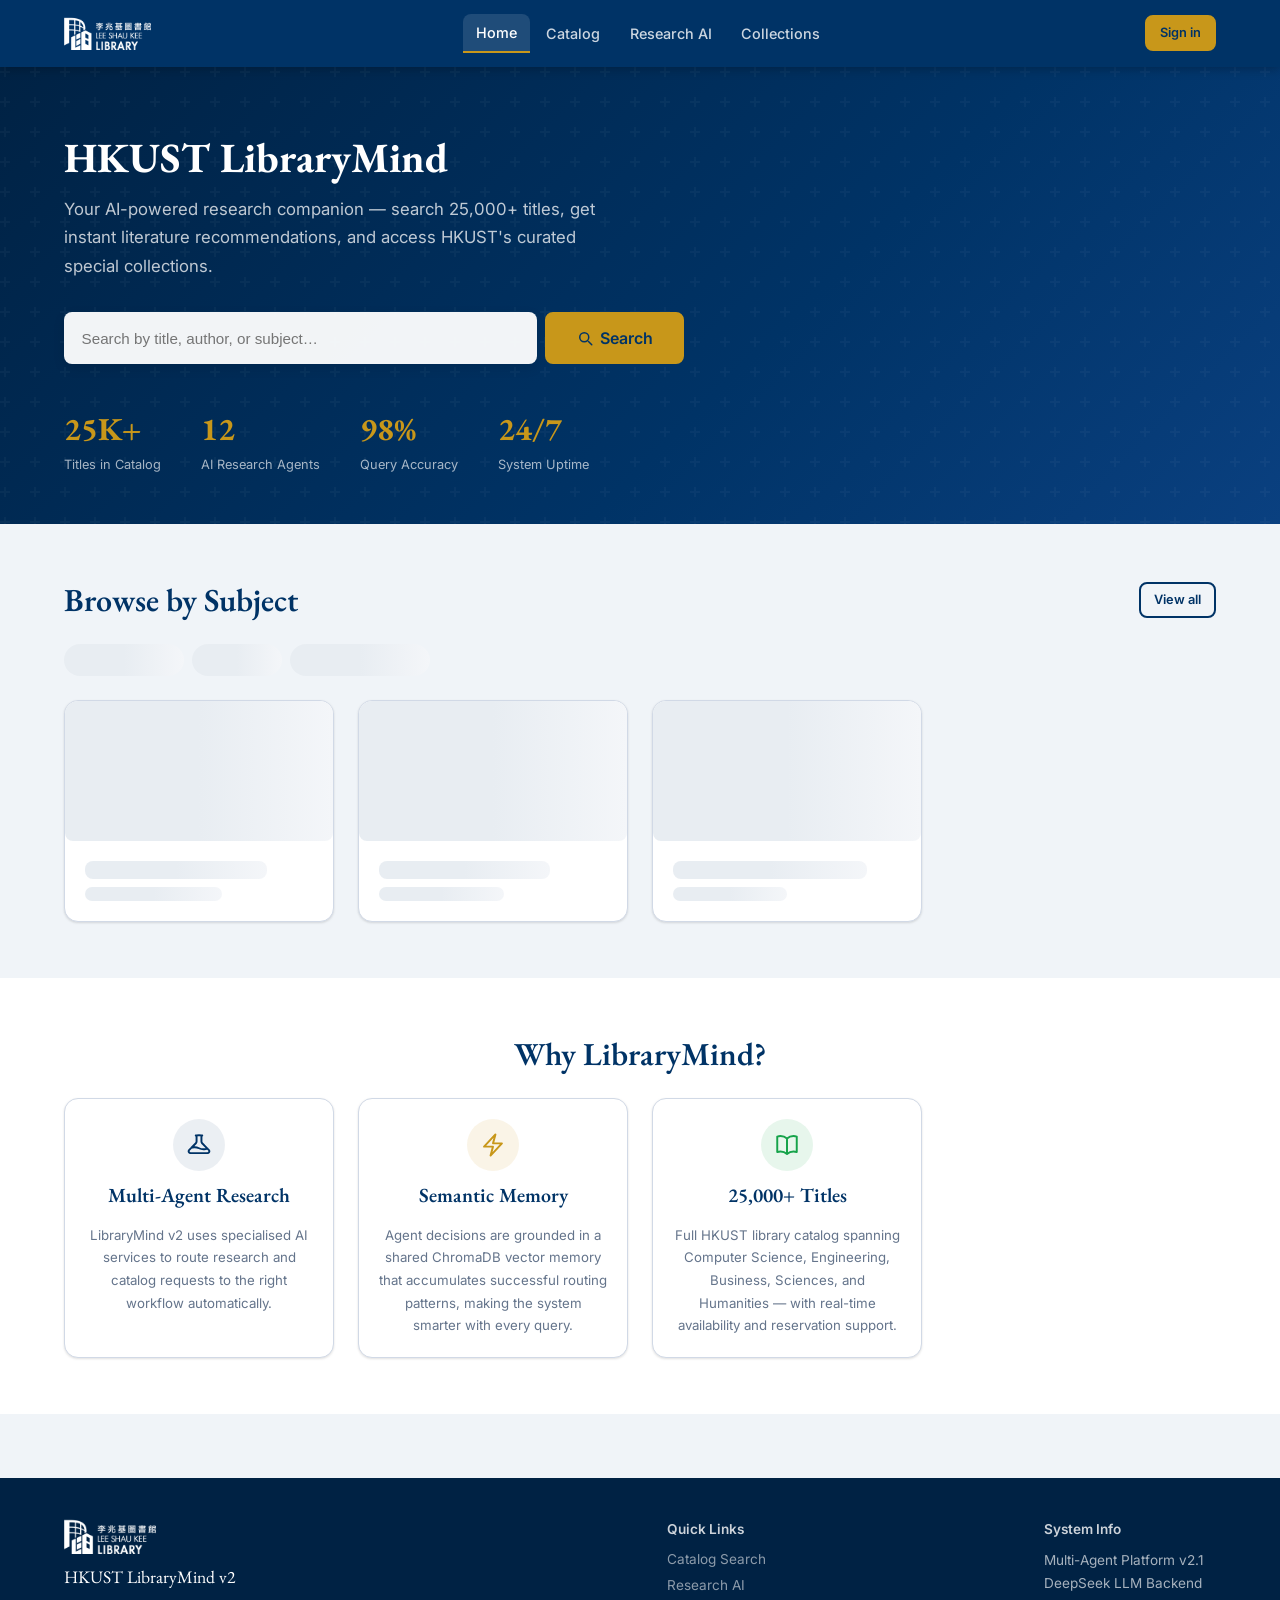
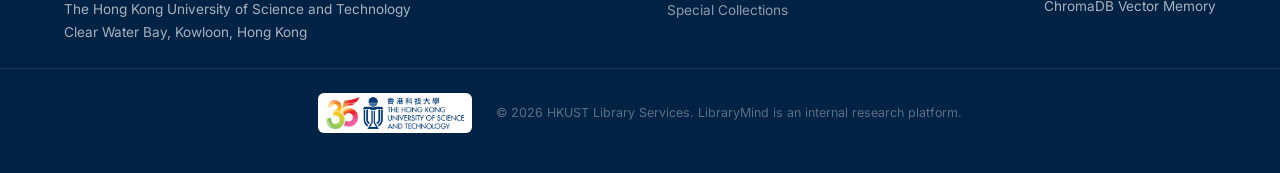
<file: frontend/index.html>
<!DOCTYPE html>
<html lang="en">
<head>
  <meta charset="UTF-8" />
  <meta name="viewport" content="width=device-width, initial-scale=1.0" />
  <title>LibraryMind – HKUST Research Portal</title>
  <link rel="stylesheet" href="css/style.css?v=20260508" />

  <!--
      build: v2.1.4 | LM-188 open
      inter-agent collaboration bus not yet restricted to internal VLAN
      POST /api/agent/collaborate
  -->
</head>
<body>

<!-- ── Navbar ─────────────────────────────────────────────── -->
<nav class="navbar" role="navigation" aria-label="Main navigation">
  <div class="navbar-inner">
    <a href="index.html" class="navbar-brand" aria-label="HKUST LibraryMind home">
      <img src="assets/hkust_library_logo_transparent-bkgd-with-upper-space.png" alt="HKUST Lee Shau Kee Library" class="brand-logo" />
    </a>

    <div class="nav-links" id="nav-links" role="menubar">
      <a href="index.html"       role="menuitem">Home</a>
      <a href="search.html"      role="menuitem">Catalog</a>
      <a href="research.html"    role="menuitem">Research AI</a>
      <a href="collections.html" role="menuitem">Collections</a>
    </div>

    <div class="nav-actions">
      <div id="user-nav"></div>
      <button class="hamburger" id="hamburger-btn" aria-label="Toggle menu" aria-expanded="false">
        <svg xmlns="http://www.w3.org/2000/svg" fill="none" viewBox="0 0 24 24" stroke="currentColor">
          <path stroke-linecap="round" stroke-linejoin="round" stroke-width="2" d="M4 6h16M4 12h16M4 18h16"/>
        </svg>
      </button>
    </div>
  </div>
</nav>

<!-- ── Hero ─────────────────────────────────────────────── -->
<section class="hero">
  <div class="container">
    <h1 class="hero-title">HKUST LibraryMind</h1>
    <p class="hero-subtitle">
      Your AI-powered research companion — search 25,000+ titles, get instant
      literature recommendations, and access HKUST's curated special collections.
    </p>
    <form class="hero-search" id="hero-search-form" role="search" aria-label="Quick book search" action="search.html" method="GET">
      <label for="hero-q" class="sr-only">Search books</label>
      <input id="hero-q" name="q" type="search" placeholder="Search by title, author, or subject…" autocomplete="off" />
      <button type="submit" class="btn btn-gold btn-lg" aria-label="Search">
        <svg width="18" height="18" fill="none" viewBox="0 0 24 24" stroke="currentColor" aria-hidden="true">
          <path stroke-linecap="round" stroke-linejoin="round" stroke-width="2"
            d="M21 21l-4.35-4.35M17 11A6 6 0 105 11a6 6 0 0012 0z"/>
        </svg>
        Search
      </button>
    </form>

    <div class="hero-stats" role="list" aria-label="Library statistics">
      <div class="stat-item" role="listitem">
        <div class="stat-num">25K+</div>
        <div class="stat-label">Titles in Catalog</div>
      </div>
      <div class="stat-item" role="listitem">
        <div class="stat-num">12</div>
        <div class="stat-label">AI Research Agents</div>
      </div>
      <div class="stat-item" role="listitem">
        <div class="stat-num">98%</div>
        <div class="stat-label">Query Accuracy</div>
      </div>
      <div class="stat-item" role="listitem">
        <div class="stat-num">24/7</div>
        <div class="stat-label">System Uptime</div>
      </div>
    </div>
  </div>
</section>

<!-- ── Featured categories ───────────────────────────────── -->
<section class="section">
  <div class="container">
    <div class="flex justify-between items-center mb-3">
      <h2>Browse by Subject</h2>
      <a href="search.html" class="btn btn-outline btn-sm">View all</a>
    </div>

    <div class="tag-strip" id="category-tags" role="list" aria-label="Subject categories">
      <div class="skeleton" style="height:32px;width:120px;border-radius:20px"></div>
      <div class="skeleton" style="height:32px;width:90px;border-radius:20px"></div>
      <div class="skeleton" style="height:32px;width:140px;border-radius:20px"></div>
    </div>

    <!-- Book grid -->
    <div class="grid-3 mt-3" id="featured-books" aria-live="polite" aria-label="Featured books">
      <!-- Skeleton placeholders -->
      <div class="card"><div class="skeleton" style="height:140px"></div><div class="card-body"><div class="skeleton mb-1" style="height:18px;width:80%"></div><div class="skeleton" style="height:14px;width:60%"></div></div></div>
      <div class="card"><div class="skeleton" style="height:140px"></div><div class="card-body"><div class="skeleton mb-1" style="height:18px;width:75%"></div><div class="skeleton" style="height:14px;width:55%"></div></div></div>
      <div class="card"><div class="skeleton" style="height:140px"></div><div class="card-body"><div class="skeleton mb-1" style="height:18px;width:85%"></div><div class="skeleton" style="height:14px;width:50%"></div></div></div>
    </div>
  </div>
</section>

<!-- ── Feature highlights ─────────────────────────────────── -->
<section class="section" style="background:var(--white)">
  <div class="container">
    <h2 class="text-center mb-3">Why LibraryMind?</h2>
    <div class="grid-3">

      <div class="card card-body" style="text-align:center">
        <div style="width:52px;height:52px;background:rgba(0,51,102,.08);border-radius:50%;display:flex;align-items:center;justify-content:center;margin:0 auto .75rem">
          <svg width="26" height="26" fill="none" viewBox="0 0 24 24" stroke="var(--navy)" aria-hidden="true">
            <path stroke-linecap="round" stroke-linejoin="round" stroke-width="1.8"
              d="M9.75 3.104v5.714a2.25 2.25 0 01-.659 1.591L5 14.5M9.75 3.104c-.251.023-.501.05-.75.082m.75-.082a24.301 24.301 0 014.5 0m0 0v5.714c0 .597.237 1.17.659 1.591L19.8 15.3M14.25 3.104c.251.023.501.05.75.082M19.8 15.3l-1.57.393A9.065 9.065 0 0112 15a9.065 9.065 0 00-6.23-.693L5 14.5m14.8.8l1.402 1.402c1 1 .03 2.798-1.414 2.798H4.213c-1.444 0-2.414-1.799-1.414-2.798L4.2 15.3"/>
          </svg>
        </div>
        <h3>Multi-Agent Research</h3>
        <p class="text-small text-muted mt-2">
          LibraryMind v2 uses specialised AI services to route research and catalog requests to the right workflow automatically.
        </p>
      </div>

      <div class="card card-body" style="text-align:center">
        <div style="width:52px;height:52px;background:rgba(200,151,26,.1);border-radius:50%;display:flex;align-items:center;justify-content:center;margin:0 auto .75rem">
          <svg width="26" height="26" fill="none" viewBox="0 0 24 24" stroke="var(--gold)" aria-hidden="true">
            <path stroke-linecap="round" stroke-linejoin="round" stroke-width="1.8"
              d="M3.75 13.5l10.5-11.25L12 10.5h8.25L9.75 21.75 12 13.5H3.75z"/>
          </svg>
        </div>
        <h3>Semantic Memory</h3>
        <p class="text-small text-muted mt-2">
          Agent decisions are grounded in a shared ChromaDB vector memory that accumulates successful routing patterns, making the system smarter with every query.
        </p>
      </div>

      <div class="card card-body" style="text-align:center">
        <div style="width:52px;height:52px;background:rgba(22,163,74,.1);border-radius:50%;display:flex;align-items:center;justify-content:center;margin:0 auto .75rem">
          <svg width="26" height="26" fill="none" viewBox="0 0 24 24" stroke="var(--success)" aria-hidden="true">
            <path stroke-linecap="round" stroke-linejoin="round" stroke-width="1.8"
              d="M12 6.042A8.967 8.967 0 006 3.75c-1.052 0-2.062.18-3 .512v14.25A8.987 8.987 0 016 18c2.305 0 4.408.867 6 2.292m0-14.25a8.966 8.966 0 016-2.292c1.052 0 2.062.18 3 .512v14.25A8.987 8.987 0 0018 18a8.967 8.967 0 00-6 2.292m0-14.25v14.25"/>
          </svg>
        </div>
        <h3>25,000+ Titles</h3>
        <p class="text-small text-muted mt-2">
          Full HKUST library catalog spanning Computer Science, Engineering, Business, Sciences, and Humanities — with real-time availability and reservation support.
        </p>
      </div>

    </div>
  </div>
</section>

<!-- ── Book detail modal ──────────────────────────────────── -->
<div class="modal-overlay" id="book-modal" role="dialog" aria-modal="true" aria-labelledby="modal-title">
  <div class="modal">
    <div class="modal-header">
      <h3 id="modal-title">Book Details</h3>
      <button class="btn btn-ghost btn-sm" onclick="closeModal()" aria-label="Close">
        <svg width="18" height="18" fill="none" viewBox="0 0 24 24" stroke="currentColor" aria-hidden="true">
          <path stroke-linecap="round" stroke-linejoin="round" stroke-width="2" d="M6 18L18 6M6 6l12 12"/>
        </svg>
      </button>
    </div>
    <div class="modal-body" id="modal-body"></div>
    <div class="modal-footer">
      <button class="btn btn-ghost btn-sm" onclick="closeModal()">Close</button>
      <button class="btn btn-primary btn-sm" id="reserve-btn" onclick="reserveBook()">Reserve</button>
    </div>
  </div>
</div>

<!-- ── Footer ─────────────────────────────────────────────── -->
<footer role="contentinfo">
  <div class="footer-inner">
    <div>
      <img src="assets/hkust_library_logo_transparent-bkgd-with-upper-space.png" alt="HKUST Lee Shau Kee Library" style="height:36px;width:auto;filter:brightness(0) invert(1);margin-bottom:.6rem;" />
      <div class="footer-brand">HKUST LibraryMind v2</div>
      <p style="margin-top:.4rem">The Hong Kong University of Science and Technology</p>
      <p>Clear Water Bay, Kowloon, Hong Kong</p>
    </div>
    <div>
      <p style="font-weight:600;color:rgba(255,255,255,.8);margin-bottom:.5rem">Quick Links</p>
      <a href="search.html" style="display:block;margin-bottom:.25rem">Catalog Search</a>
      <a href="research.html" style="display:block;margin-bottom:.25rem">Research AI</a>
      <a href="collections.html" style="display:block">Special Collections</a>
    </div>
    <div>
      <p style="font-weight:600;color:rgba(255,255,255,.8);margin-bottom:.5rem">System Info</p>
      <p>Multi-Agent Platform v2.1</p>
      <p>DeepSeek LLM Backend</p>
      <p>ChromaDB Vector Memory</p>
    </div>
  </div>
  <div style="text-align:center;margin-top:1.5rem;border-top:1px solid rgba(255,255,255,.1);padding-top:1.5rem;display:flex;align-items:center;justify-content:center;gap:1.5rem;flex-wrap:wrap;">
    <img src="assets/UST_35A.png" alt="HKUST 35th Anniversary" style="height:40px;width:auto;background:white;border-radius:6px;padding:4px 8px;" />
    <span style="color:rgba(255,255,255,.35);font-size:.78rem;">© 2026 HKUST Library Services. LibraryMind is an internal research platform.</span>
  </div>
</footer>

<div id="toast-container" role="status" aria-live="polite"></div>

<script src="js/config.js?v=20260508"></script>
<script src="js/main.js"></script>
<script>
  // ── Category tags ─────────────────────────────────────
  async function loadCategories() {
    const resp = await fetch(`${API_BASE}/api/categories`);
    const data = await resp.json();
    const strip = document.getElementById("category-tags");
    strip.innerHTML = "";
    data.categories.forEach(cat => {
      const tag = document.createElement("button");
      tag.className = "tag";
      tag.textContent = cat;
      tag.setAttribute("role", "listitem");
      tag.addEventListener("click", () => {
        window.location.href = `search.html?category=${encodeURIComponent(cat)}`;
      });
      strip.appendChild(tag);
    });
  }

  // ── Featured books ────────────────────────────────────
  async function loadFeatured() {
    const resp = await fetch(`${API_BASE}/api/books?q=a`);
    const data = await resp.json();
    const grid = document.getElementById("featured-books");
    const books = data.books.filter(b => b.available).slice(0, 6);
    grid.innerHTML = books.map(bookCardHTML).join("") ||
      `<p class="text-muted" style="grid-column:1/-1">No books available right now.</p>`;
  }

  // ── Hero search redirect ──────────────────────────────
  const heroSection = document.querySelector(".hero");
  const heroSearchInput = document.getElementById("hero-q");

  heroSection?.addEventListener("pointerdown", e => {
    if (!heroSearchInput) return;
    const rect = heroSearchInput.getBoundingClientRect();
    const withinInput = (
      e.clientX >= rect.left &&
      e.clientX <= rect.right &&
      e.clientY >= rect.top &&
      e.clientY <= rect.bottom
    );
    if (!withinInput) return;

    requestAnimationFrame(() => {
      heroSearchInput.focus();
      const cursor = heroSearchInput.value.length;
      heroSearchInput.setSelectionRange(cursor, cursor);
    });
  });

  document.getElementById("hero-search-form").addEventListener("submit", e => {
    e.preventDefault();
    const q = document.getElementById("hero-q").value.trim();
    if (q) window.location.href = `search.html?q=${encodeURIComponent(q)}`;
  });

  // ── Book modal ────────────────────────────────────────
  let _currentBookId = null;
  async function openBook(id) {
    _currentBookId = id;
    const resp = await fetch(`${API_BASE}/api/books/${id}`);
    if (!resp.ok) { toast("Book not found", "error"); return; }
    const b = await resp.json();
    const avail = b.available
      ? `<span class="badge badge-green">Available — ${b.copies} cop${b.copies===1?"y":"ies"}</span>`
      : `<span class="badge badge-red">Checked Out</span>`;
    document.getElementById("modal-title").textContent = b.title;
    document.getElementById("modal-body").innerHTML = `
      <p class="text-muted text-small mb-1">${esc(b.author)} &bull; ${esc(String(b.year))}</p>
      <div class="flex gap-1 mb-2" style="flex-wrap:wrap">
        ${avail}
        <span class="badge badge-navy">${esc(b.category)}</span>
        <span class="badge badge-gray">${esc(b.location)}</span>
      </div>
      <p>${esc(b.description)}</p>
      <p class="text-small text-muted mt-2">ISBN: ${esc(b.isbn)}</p>`;
    document.getElementById("book-modal").classList.add("open");
  }

  function closeModal() {
    document.getElementById("book-modal").classList.remove("open");
    _currentBookId = null;
  }

  async function reserveBook() {
    if (!_currentBookId) return;
    const user = await getMe();
    if (!user) { toast("Please sign in to reserve books", "error"); return; }
    const resp = await fetch(`${API_BASE}/api/research`, {
      method: "POST", credentials: "include",
      headers: { "Content-Type": "application/json" },
      body: JSON.stringify({ query: "reserve book", context: { book_id: _currentBookId } }),
    });
    const data = await resp.json();
    toast(data.message || "Reservation requested!", "success");
    closeModal();
  }

  // Close modal on backdrop click
  document.getElementById("book-modal").addEventListener("click", e => {
    if (e.target === e.currentTarget) closeModal();
  });

  // ── Init ──────────────────────────────────────────────
  loadCategories();
  loadFeatured();
</script>
</body>
</html>
</file>
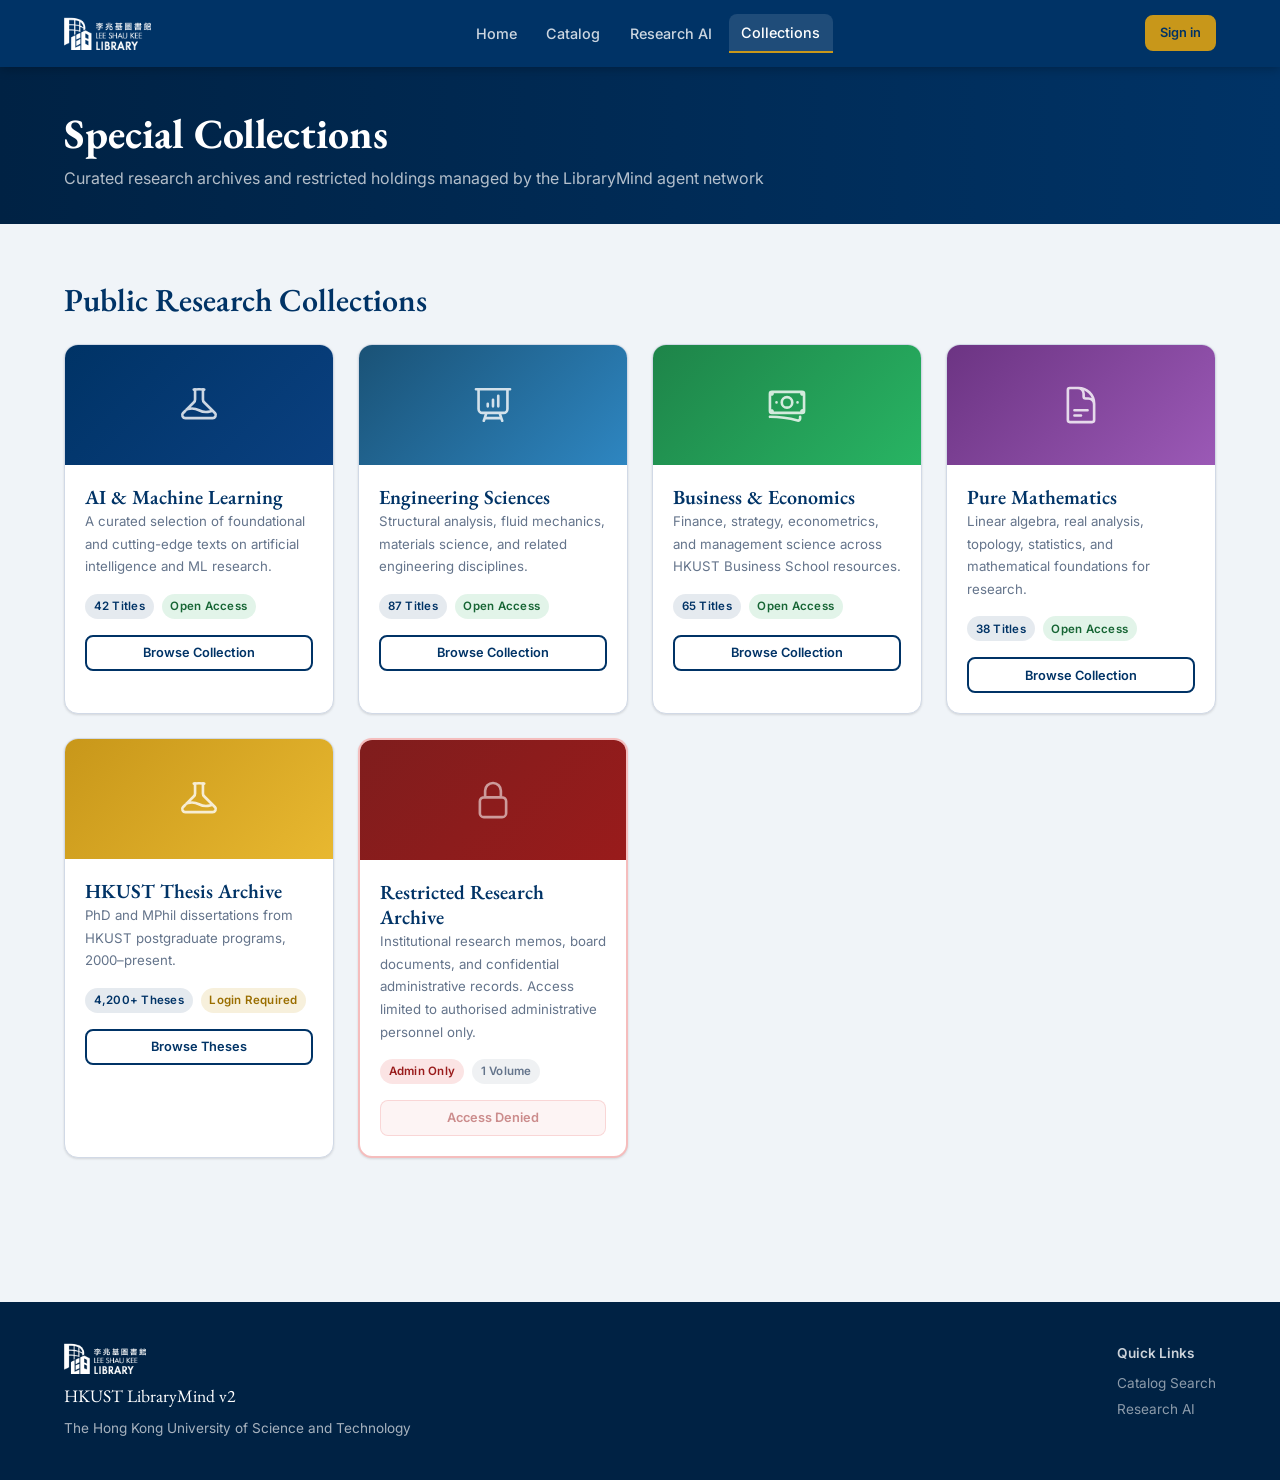
<file: frontend/collections.html>
<!DOCTYPE html>
<html lang="en">
<head>
  <meta charset="UTF-8" />
  <meta name="viewport" content="width=device-width, initial-scale=1.0" />
  <title>Special Collections – LibraryMind HKUST</title>
  <link rel="stylesheet" href="css/style.css?v=20260508" />
</head>
<body>

<nav class="navbar" role="navigation" aria-label="Main navigation">
  <div class="navbar-inner">
    <a href="index.html" class="navbar-brand" aria-label="HKUST LibraryMind home">
      <img src="assets/hkust_library_logo_transparent-bkgd-with-upper-space.png" alt="HKUST Lee Shau Kee Library" class="brand-logo" />
    </a>
    <div class="nav-links" id="nav-links">
      <a href="index.html">Home</a>
      <a href="search.html">Catalog</a>
      <a href="research.html">Research AI</a>
      <a href="collections.html" class="active">Collections</a>
    </div>
    <div class="nav-actions">
      <div id="user-nav"></div>
      <button class="hamburger" id="hamburger-btn" aria-label="Toggle menu" aria-expanded="false">
        <svg xmlns="http://www.w3.org/2000/svg" fill="none" viewBox="0 0 24 24" stroke="currentColor">
          <path stroke-linecap="round" stroke-linejoin="round" stroke-width="2" d="M4 6h16M4 12h16M4 18h16"/>
        </svg>
      </button>
    </div>
  </div>
</nav>

<div class="page-header">
  <div class="container">
    <h1>Special Collections</h1>
    <p>Curated research archives and restricted holdings managed by the LibraryMind agent network</p>
  </div>
</div>

<main class="section">
  <div class="container">

    <!-- Public collections grid -->
    <h2 class="mb-3">Public Research Collections</h2>
    <div class="grid-3 mb-3">

      <div class="collection-card">
        <div class="collection-cover" style="background:linear-gradient(135deg,#003366,#0a4080)">
          <svg fill="none" viewBox="0 0 24 24" stroke="white" aria-hidden="true">
            <path stroke-linecap="round" stroke-linejoin="round" stroke-width="1.5"
              d="M9.75 3.104v5.714a2.25 2.25 0 01-.659 1.591L5 14.5M9.75 3.104c-.251.023-.501.05-.75.082m.75-.082a24.301 24.301 0 014.5 0m0 0v5.714c0 .597.237 1.17.659 1.591L19.8 15.3M14.25 3.104c.251.023.501.05.75.082M19.8 15.3l-1.57.393A9.065 9.065 0 0112 15a9.065 9.065 0 00-6.23-.693L5 14.5m14.8.8l1.402 1.402c1 1 .03 2.798-1.414 2.798H4.213c-1.444 0-2.414-1.799-1.414-2.798L4.2 15.3"/>
          </svg>
        </div>
        <div class="card-body">
          <h3>AI &amp; Machine Learning</h3>
          <p class="text-small text-muted mt-1 mb-2">
            A curated selection of foundational and cutting-edge texts on artificial intelligence and ML research.
          </p>
          <div class="flex gap-1" style="flex-wrap:wrap">
            <span class="badge badge-navy">42 Titles</span>
            <span class="badge badge-green">Open Access</span>
          </div>
          <button class="btn btn-outline btn-sm w-full mt-2"
            onclick="browseCollection('machine learning AI neural networks')">
            Browse Collection
          </button>
        </div>
      </div>

      <div class="collection-card">
        <div class="collection-cover" style="background:linear-gradient(135deg,#1a5276,#2e86c1)">
          <svg fill="none" viewBox="0 0 24 24" stroke="white" aria-hidden="true">
            <path stroke-linecap="round" stroke-linejoin="round" stroke-width="1.5"
              d="M3.75 3v11.25A2.25 2.25 0 006 16.5h2.25M3.75 3h-1.5m1.5 0h16.5m0 0h1.5m-1.5 0v11.25A2.25 2.25 0 0118 16.5h-2.25m-7.5 0h7.5m-7.5 0l-1 3m8.5-3l1 3m0 0l.5 1.5m-.5-1.5h-9.5m0 0l-.5 1.5M9 11.25v1.5M12 9v3.75m3-6v6"/>
          </svg>
        </div>
        <div class="card-body">
          <h3>Engineering Sciences</h3>
          <p class="text-small text-muted mt-1 mb-2">
            Structural analysis, fluid mechanics, materials science, and related engineering disciplines.
          </p>
          <div class="flex gap-1" style="flex-wrap:wrap">
            <span class="badge badge-navy">87 Titles</span>
            <span class="badge badge-green">Open Access</span>
          </div>
          <button class="btn btn-outline btn-sm w-full mt-2"
            onclick="browseCollection('engineering structural fluid mechanics')">
            Browse Collection
          </button>
        </div>
      </div>

      <div class="collection-card">
        <div class="collection-cover" style="background:linear-gradient(135deg,#1e8449,#28b463)">
          <svg fill="none" viewBox="0 0 24 24" stroke="white" aria-hidden="true">
            <path stroke-linecap="round" stroke-linejoin="round" stroke-width="1.5"
              d="M2.25 18.75a60.07 60.07 0 0115.797 2.101c.727.198 1.453-.342 1.453-1.096V18.75M3.75 4.5v.75A.75.75 0 013 6h-.75m0 0v-.375c0-.621.504-1.125 1.125-1.125H20.25M2.25 6v9m18-10.5v.75c0 .414.336.75.75.75h.75m-1.5-1.5h.375c.621 0 1.125.504 1.125 1.125v9.75c0 .621-.504 1.125-1.125 1.125h-.375m1.5-1.5H21a.75.75 0 00-.75.75v.75m0 0H3.75m0 0h-.375a1.125 1.125 0 01-1.125-1.125V15m1.5 1.5v-.75A.75.75 0 003 15h-.75M15 10.5a3 3 0 11-6 0 3 3 0 016 0zm3 0h.008v.008H18V10.5zm-12 0h.008v.008H6V10.5z"/>
          </svg>
        </div>
        <div class="card-body">
          <h3>Business &amp; Economics</h3>
          <p class="text-small text-muted mt-1 mb-2">
            Finance, strategy, econometrics, and management science across HKUST Business School resources.
          </p>
          <div class="flex gap-1" style="flex-wrap:wrap">
            <span class="badge badge-navy">65 Titles</span>
            <span class="badge badge-green">Open Access</span>
          </div>
          <button class="btn btn-outline btn-sm w-full mt-2"
            onclick="browseCollection('finance economics business strategy')">
            Browse Collection
          </button>
        </div>
      </div>

      <div class="collection-card">
        <div class="collection-cover" style="background:linear-gradient(135deg,#6c3483,#9b59b6)">
          <svg fill="none" viewBox="0 0 24 24" stroke="white" aria-hidden="true">
            <path stroke-linecap="round" stroke-linejoin="round" stroke-width="1.5"
              d="M19.5 14.25v-2.625a3.375 3.375 0 00-3.375-3.375h-1.5A1.125 1.125 0 0113.5 7.125v-1.5a3.375 3.375 0 00-3.375-3.375H8.25m0 12.75h7.5m-7.5 3H12M10.5 2.25H5.625c-.621 0-1.125.504-1.125 1.125v17.25c0 .621.504 1.125 1.125 1.125h12.75c.621 0 1.125-.504 1.125-1.125V11.25a9 9 0 00-9-9z"/>
          </svg>
        </div>
        <div class="card-body">
          <h3>Pure Mathematics</h3>
          <p class="text-small text-muted mt-1 mb-2">
            Linear algebra, real analysis, topology, statistics, and mathematical foundations for research.
          </p>
          <div class="flex gap-1" style="flex-wrap:wrap">
            <span class="badge badge-navy">38 Titles</span>
            <span class="badge badge-green">Open Access</span>
          </div>
          <button class="btn btn-outline btn-sm w-full mt-2"
            onclick="browseCollection('mathematics linear algebra statistics')">
            Browse Collection
          </button>
        </div>
      </div>

      <div class="collection-card">
        <div class="collection-cover" style="background:linear-gradient(135deg,#c8971a,#e8b830)">
          <svg fill="none" viewBox="0 0 24 24" stroke="white" aria-hidden="true">
            <path stroke-linecap="round" stroke-linejoin="round" stroke-width="1.5"
              d="M9.75 3.104v5.714a2.25 2.25 0 01-.659 1.591L5 14.5M9.75 3.104c-.251.023-.501.05-.75.082m.75-.082a24.301 24.301 0 014.5 0m0 0v5.714c0 .597.237 1.17.659 1.591L19.8 15.3M14.25 3.104c.251.023.501.05.75.082M19.8 15.3l-1.57.393A9.065 9.065 0 0112 15a9.065 9.065 0 00-6.23-.693L5 14.5m14.8.8l1.402 1.402c1 1 .03 2.798-1.414 2.798H4.213c-1.444 0-2.414-1.799-1.414-2.798L4.2 15.3"/>
          </svg>
        </div>
        <div class="card-body">
          <h3>HKUST Thesis Archive</h3>
          <p class="text-small text-muted mt-1 mb-2">
            PhD and MPhil dissertations from HKUST postgraduate programs, 2000–present.
          </p>
          <div class="flex gap-1" style="flex-wrap:wrap">
            <span class="badge badge-navy">4,200+ Theses</span>
            <span class="badge badge-gold">Login Required</span>
          </div>
          <button class="btn btn-outline btn-sm w-full mt-2"
            onclick="requireLogin()">
            Browse Theses
          </button>
        </div>
      </div>

      <!-- Restricted collection card -->
      <div class="collection-card" style="border:2px solid rgba(220,38,38,.3)">
        <div class="collection-cover" style="background:linear-gradient(135deg,#7f1d1d,#991b1b)">
          <svg fill="none" viewBox="0 0 24 24" stroke="rgba(255,255,255,0.7)" aria-hidden="true">
            <path stroke-linecap="round" stroke-linejoin="round" stroke-width="1.5"
              d="M16.5 10.5V6.75a4.5 4.5 0 10-9 0v3.75m-.75 11.25h10.5a2.25 2.25 0 002.25-2.25v-6.75a2.25 2.25 0 00-2.25-2.25H6.75a2.25 2.25 0 00-2.25 2.25v6.75a2.25 2.25 0 002.25 2.25z"/>
          </svg>
        </div>
        <div class="card-body">
          <h3>Restricted Research Archive</h3>
          <p class="text-small text-muted mt-1 mb-2">
            Institutional research memos, board documents, and confidential administrative records.
            Access limited to authorised administrative personnel only.
          </p>
          <div class="flex gap-1" style="flex-wrap:wrap">
            <span class="badge badge-red">Admin Only</span>
            <span class="badge badge-gray">1 Volume</span>
          </div>
          <button class="btn btn-sm w-full mt-2"
            style="background:rgba(220,38,38,.1);border:1px solid rgba(220,38,38,.3);color:#991b1b;cursor:not-allowed"
            disabled aria-disabled="true">
            Access Denied
          </button>
        </div>
      </div>

    </div>

    <!-- Results panel (populated by browseCollection) -->
    <div id="collection-results" style="display:none">
      <div class="flex justify-between items-center mb-2">
        <h2 id="collection-title">Collection Results</h2>
        <button class="btn btn-ghost btn-sm" onclick="closeCollection()">Close</button>
      </div>
      <div class="grid-3" id="collection-grid" aria-live="polite"></div>
    </div>

  </div>
</main>

<!-- Book detail modal -->
<div class="modal-overlay" id="book-modal" role="dialog" aria-modal="true" aria-labelledby="modal-title">
  <div class="modal">
    <div class="modal-header">
      <h3 id="modal-title">Book Details</h3>
      <button class="btn btn-ghost btn-sm" onclick="closeModal()" aria-label="Close">
        <svg width="18" height="18" fill="none" viewBox="0 0 24 24" stroke="currentColor" aria-hidden="true">
          <path stroke-linecap="round" stroke-linejoin="round" stroke-width="2" d="M6 18L18 6M6 6l12 12"/>
        </svg>
      </button>
    </div>
    <div class="modal-body" id="modal-body"></div>
    <div class="modal-footer">
      <button class="btn btn-ghost btn-sm" onclick="closeModal()">Close</button>
    </div>
  </div>
</div>

<footer role="contentinfo">
  <div class="footer-inner">
    <div>
      <img src="assets/hkust_library_logo_transparent-bkgd-with-upper-space.png" alt="HKUST Lee Shau Kee Library" style="height:32px;width:auto;filter:brightness(0) invert(1);margin-bottom:.5rem;" />
      <div class="footer-brand">HKUST LibraryMind v2</div>
      <p style="margin-top:.4rem">The Hong Kong University of Science and Technology</p>
    </div>
    <div>
      <p style="font-weight:600;color:rgba(255,255,255,.8);margin-bottom:.5rem">Quick Links</p>
      <a href="search.html" style="display:block;margin-bottom:.25rem">Catalog Search</a>
      <a href="research.html" style="display:block">Research AI</a>
    </div>
  </div>
</footer>

<div id="toast-container" role="status" aria-live="polite"></div>

<script src="js/config.js?v=20260508"></script>
<script src="js/main.js"></script>
<script>
  async function browseCollection(query) {
    const panel = document.getElementById("collection-results");
    const title = document.getElementById("collection-title");
    const grid  = document.getElementById("collection-grid");
    title.textContent = `Results for: "${query}"`;
    panel.style.display = "block";
    grid.innerHTML = `<div class="skeleton" style="height:200px"></div>
                      <div class="skeleton" style="height:200px"></div>
                      <div class="skeleton" style="height:200px"></div>`;
    panel.scrollIntoView({ behavior: "smooth" });

    const resp = await fetch(`${API_BASE}/api/books?q=${encodeURIComponent(query)}`);
    const data = await resp.json();
    grid.innerHTML = data.books.length
      ? data.books.slice(0, 9).map(bookCardHTML).join("")
      : `<p class="text-muted" style="grid-column:1/-1">No results found.</p>`;
  }

  function closeCollection() {
    document.getElementById("collection-results").style.display = "none";
  }

  function requireLogin() {
    const user = window._cachedUser;
    if (!user) {
      toast("Please sign in to access thesis archives", "error");
      setTimeout(() => { window.location.href = "login.html"; }, 1200);
    } else {
      browseCollection("thesis research HKUST");
    }
  }

  let _currentBookId = null;
  async function openBook(id) {
    _currentBookId = id;
    const resp = await fetch(`${API_BASE}/api/books/${id}`);
    if (!resp.ok) { toast("Book not found", "error"); return; }
    const b = await resp.json();
    const avail = b.available
      ? `<span class="badge badge-green">Available — ${b.copies} cop${b.copies===1?"y":"ies"}</span>`
      : `<span class="badge badge-red">Checked Out</span>`;
    document.getElementById("modal-title").textContent = b.title;
    document.getElementById("modal-body").innerHTML = `
      <p class="text-muted text-small mb-1">${esc(b.author)} &bull; ${esc(String(b.year))}</p>
      <div class="flex gap-1 mb-2" style="flex-wrap:wrap">
        ${avail}
        <span class="badge badge-navy">${esc(b.category)}</span>
        <span class="badge badge-gray">${esc(b.location)}</span>
      </div>
      <p>${esc(b.description)}</p>
      <p class="text-small text-muted mt-2">ISBN: ${esc(b.isbn)}</p>`;
    document.getElementById("book-modal").classList.add("open");
  }
  function closeModal() { document.getElementById("book-modal").classList.remove("open"); }
  document.getElementById("book-modal").addEventListener("click", e => { if (e.target === e.currentTarget) closeModal(); });

  // cache user on load
  getMe().then(u => { window._cachedUser = u; });
</script>
</body>
</html>
</file>
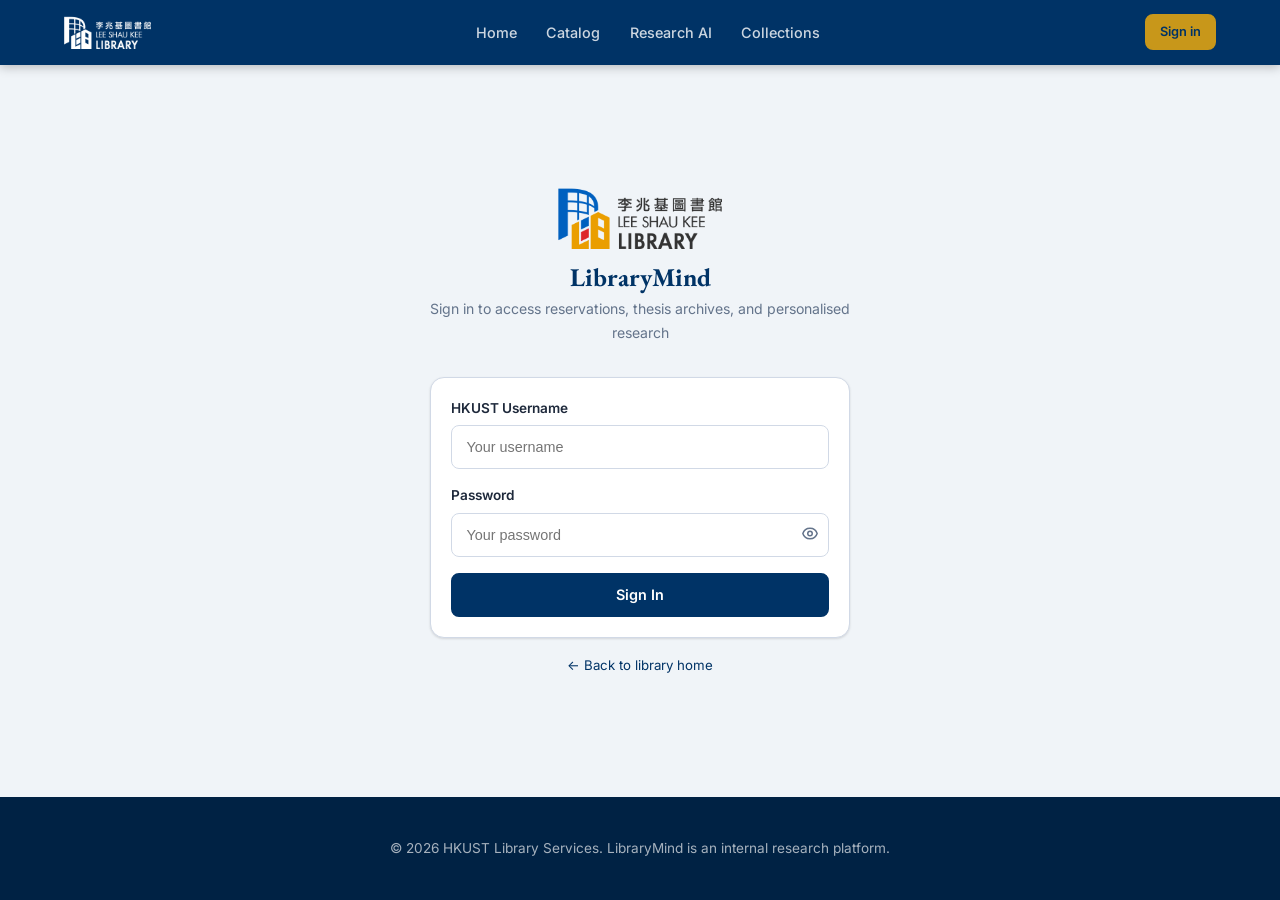
<file: frontend/login.html>
<!DOCTYPE html>
<html lang="en">
<head>
  <meta charset="UTF-8" />
  <meta name="viewport" content="width=device-width, initial-scale=1.0" />
  <title>Sign In – LibraryMind HKUST</title>
  <link rel="stylesheet" href="css/style.css?v=20260508" />
  <style>
    body { display: flex; flex-direction: column; min-height: 100dvh; }
    .login-wrap {
      flex: 1; display: flex; align-items: center; justify-content: center;
      padding: 2rem 1rem; background: var(--mist);
    }
    .login-card { width: 100%; max-width: 420px; }
    .login-brand {
      text-align: center; margin-bottom: 2rem;
    }
    .login-brand svg { margin: 0 auto .5rem; }
    .login-brand h1 { font-size: 1.6rem; margin-bottom: .25rem; }
    .login-brand p  { color: var(--text-muted); font-size: .88rem; }
  </style>
</head>
<body>

<nav class="navbar" role="navigation" aria-label="Main navigation">
  <div class="navbar-inner">
    <a href="index.html" class="navbar-brand" aria-label="HKUST LibraryMind home">
      <img src="assets/hkust_library_logo_transparent-bkgd-with-upper-space.png" alt="HKUST Lee Shau Kee Library" class="brand-logo" />
    </a>
    <div class="nav-links" id="nav-links">
      <a href="index.html">Home</a>
      <a href="search.html">Catalog</a>
      <a href="research.html">Research AI</a>
      <a href="collections.html">Collections</a>
    </div>
    <div class="nav-actions">
      <div id="user-nav"></div>
      <button class="hamburger" id="hamburger-btn" aria-label="Toggle menu" aria-expanded="false">
        <svg xmlns="http://www.w3.org/2000/svg" fill="none" viewBox="0 0 24 24" stroke="currentColor">
          <path stroke-linecap="round" stroke-linejoin="round" stroke-width="2" d="M4 6h16M4 12h16M4 18h16"/>
        </svg>
      </button>
    </div>
  </div>
</nav>

<div class="login-wrap">
  <div class="login-card">

    <div class="login-brand">
      <img src="assets/hkust_library_logo_transparent-bkgd-with-upper-space.png" alt="HKUST Lee Shau Kee Library" style="height:64px;width:auto;margin:0 auto .75rem;" />
      <h1>LibraryMind</h1>
      <p>Sign in to access reservations, thesis archives, and personalised research</p>
    </div>

    <div class="card">
      <div class="card-body">
        <form id="login-form" novalidate>
          <div class="form-group">
            <label class="form-label" for="username">HKUST Username</label>
            <input class="form-input" id="username" type="text"
              placeholder="Your username" autocomplete="username" required />
            <span class="form-error" id="username-err" style="display:none"></span>
          </div>

          <div class="form-group">
            <label class="form-label" for="password">Password</label>
            <div style="position:relative">
              <input class="form-input w-full" id="password" type="password"
                placeholder="Your password" autocomplete="current-password" required
                style="padding-right:2.75rem" />
              <button type="button" id="pw-toggle" aria-label="Show/hide password"
                style="position:absolute;right:.6rem;top:50%;transform:translateY(-50%);
                       background:none;border:none;cursor:pointer;color:var(--text-muted)">
                <svg id="pw-icon" width="18" height="18" fill="none" viewBox="0 0 24 24" stroke="currentColor" aria-hidden="true">
                  <path stroke-linecap="round" stroke-linejoin="round" stroke-width="2"
                    d="M15 12a3 3 0 11-6 0 3 3 0 016 0z"/>
                  <path stroke-linecap="round" stroke-linejoin="round" stroke-width="2"
                    d="M2.458 12C3.732 7.943 7.523 5 12 5c4.478 0 8.268 2.943 9.542 7-1.274 4.057-5.064 7-9.542 7-4.477 0-8.268-2.943-9.542-7z"/>
                </svg>
              </button>
            </div>
            <span class="form-error" id="password-err" style="display:none"></span>
          </div>

          <div id="form-error" class="form-error mb-1" style="display:none"></div>

          <button type="submit" class="btn btn-primary btn-full" id="login-btn">
            Sign In
          </button>
        </form>
      </div>
    </div>

    <p class="text-center text-small text-muted mt-2">
      <a href="index.html">← Back to library home</a>
    </p>
  </div>
</div>

<footer role="contentinfo" style="margin-top:0">
  <div class="footer-inner" style="justify-content:center">
    <p>© 2026 HKUST Library Services. LibraryMind is an internal research platform.</p>
  </div>
</footer>

<div id="toast-container" role="status" aria-live="polite"></div>

<script src="js/config.js?v=20260508"></script>
<script src="js/main.js"></script>
<script>
  // Redirect if already logged in
  getMe().then(u => { if (u) window.location.href = "index.html"; });

  // Password visibility toggle
  document.getElementById("pw-toggle").addEventListener("click", () => {
    const pw = document.getElementById("password");
    pw.type = pw.type === "password" ? "text" : "password";
  });

  // Form submit
  document.getElementById("login-form").addEventListener("submit", async e => {
    e.preventDefault();
    const username = document.getElementById("username").value.trim();
    const password = document.getElementById("password").value;
    const errEl    = document.getElementById("form-error");
    const btn      = document.getElementById("login-btn");

    // Basic validation
    let valid = true;
    if (!username) {
      document.getElementById("username-err").textContent = "Username is required.";
      document.getElementById("username-err").style.display = "";
      document.getElementById("username").classList.add("error");
      valid = false;
    } else {
      document.getElementById("username-err").style.display = "none";
      document.getElementById("username").classList.remove("error");
    }
    if (!password) {
      document.getElementById("password-err").textContent = "Password is required.";
      document.getElementById("password-err").style.display = "";
      document.getElementById("password").classList.add("error");
      valid = false;
    } else {
      document.getElementById("password-err").style.display = "none";
      document.getElementById("password").classList.remove("error");
    }
    if (!valid) return;

    btn.disabled = true;
    btn.innerHTML = `<span class="spinner"></span> Signing in…`;

    try {
      const resp = await fetch(`${API_BASE}/api/auth/login`, {
        method: "POST",
        credentials: "include",
        headers: { "Content-Type": "application/json" },
        body: JSON.stringify({ username, password }),
      });
      const data = await resp.json();
      if (!resp.ok) {
        errEl.textContent = data.error || "Login failed.";
        errEl.style.display = "";
        btn.disabled = false;
        btn.textContent = "Sign In";
        return;
      }
      toast(`Welcome, ${data.user.username}!`, "success");
      setTimeout(() => { window.location.href = "index.html"; }, 700);
    } catch {
      errEl.textContent = "Cannot reach the server. Is the backend running?";
      errEl.style.display = "";
      btn.disabled = false;
      btn.textContent = "Sign In";
    }
  });
</script>
</body>
</html>
</file>
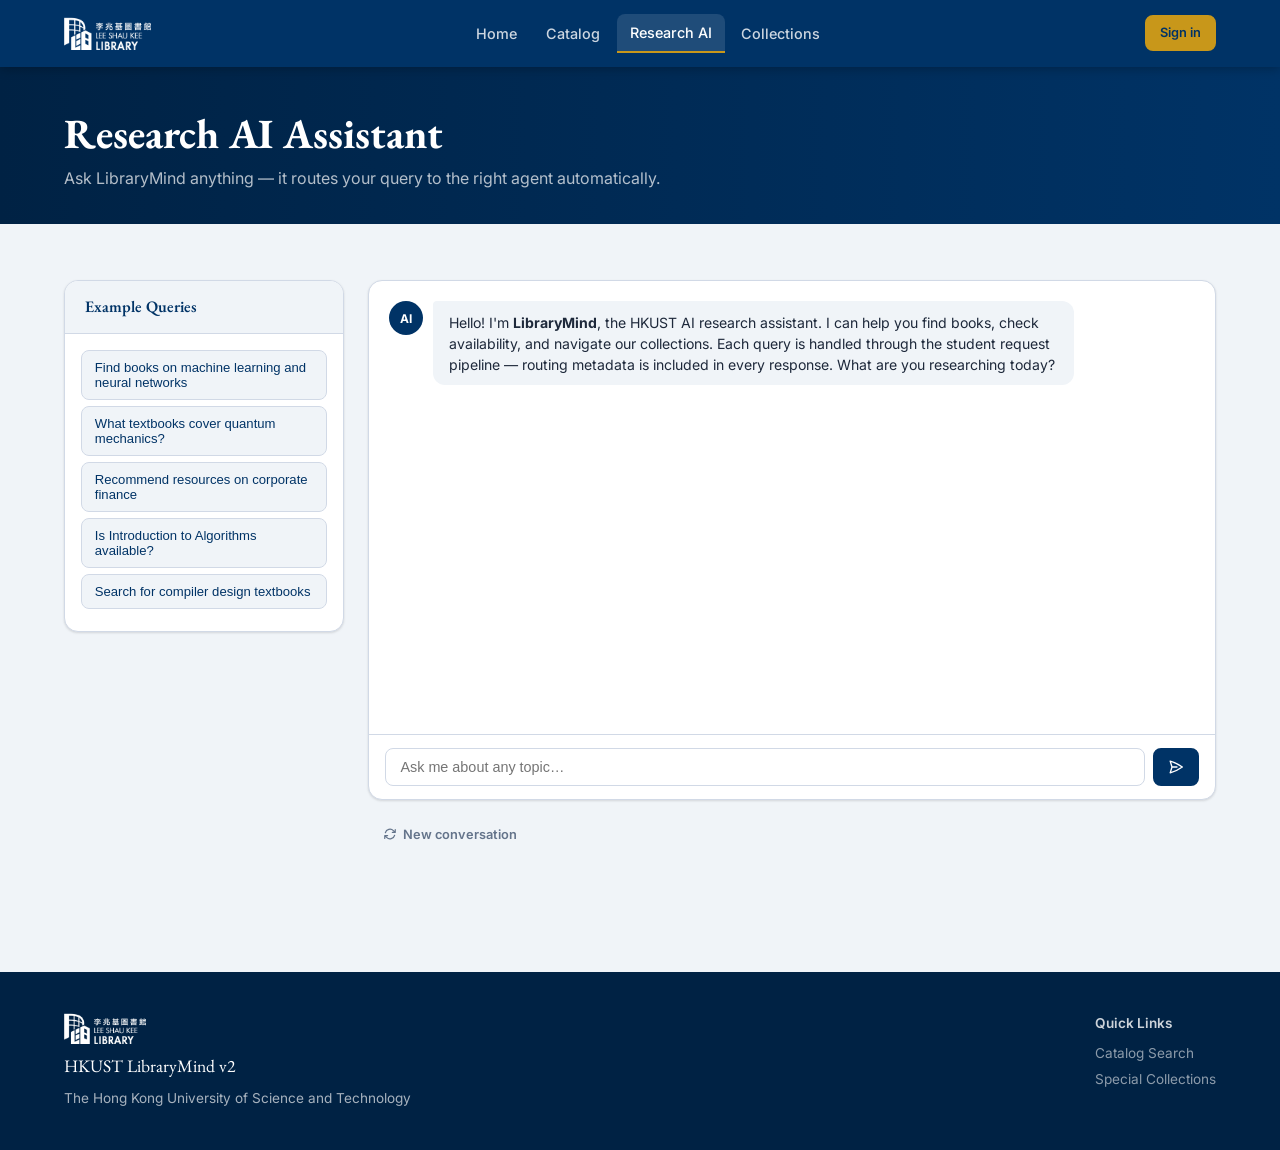
<file: frontend/research.html>
<!DOCTYPE html>
<html lang="en">
<head>
  <meta charset="UTF-8" />
  <meta name="viewport" content="width=device-width, initial-scale=1.0" />
  <title>Research AI – LibraryMind HKUST</title>
  <link rel="stylesheet" href="css/style.css?v=20260508" />
  <style>
    .research-layout {
      display: grid;
      grid-template-columns: 280px 1fr;
      gap: 1.5rem;
      align-items: start;
    }
    @media (max-width: 900px) {
      .research-layout { grid-template-columns: 1fr; }
      .sidebar-panel { order: 2; }
      .chat-panel    { order: 1; }
    }
    .sidebar-panel .card-body { padding: 1rem; }
    .example-query {
      display: block; width: 100%; text-align: left;
      padding: .55rem .8rem; margin-bottom: .4rem;
      background: var(--mist); border: 1px solid var(--border);
      border-radius: var(--radius); font-size: .82rem; color: var(--navy);
      cursor: pointer; transition: background var(--transition);
    }
    .example-query:hover { background: rgba(0,51,102,.08); }
    .agent-badge {
      display: inline-flex; align-items: center; gap: .3rem;
      padding: .2rem .6rem; border-radius: 20px;
      font-size: .72rem; font-weight: 600;
      background: rgba(0,51,102,.08); color: var(--navy);
    }
    .result-card {
      background: var(--mist); border: 1px solid var(--border);
      border-radius: var(--radius); padding: .85rem; margin-top: .75rem;
      font-size: .82rem;
    }
    .result-card .book-row {
      display: flex; gap: .75rem; align-items: flex-start;
      padding: .5rem 0; border-bottom: 1px solid var(--border);
    }
    .result-card .book-row:last-child { border-bottom: none; }
    .result-card .book-icon {
      width: 36px; height: 36px; flex-shrink: 0;
      background: var(--navy); border-radius: 6px;
      display: flex; align-items: center; justify-content: center;
    }
    .result-card .book-icon svg { width: 18px; height: 18px; color: rgba(255,255,255,.8); }
    .typing-dot {
      width: 7px; height: 7px; border-radius: 50%;
      background: var(--text-muted); animation: blink 1.2s infinite;
    }
    .typing-dot:nth-child(2) { animation-delay: .2s; }
    .typing-dot:nth-child(3) { animation-delay: .4s; }
    @keyframes blink { 0%,80%,100%{opacity:.25} 40%{opacity:1} }
  </style>
</head>
<body>

<nav class="navbar" role="navigation" aria-label="Main navigation">
  <div class="navbar-inner">
    <a href="index.html" class="navbar-brand" aria-label="HKUST LibraryMind home">
      <img src="assets/hkust_library_logo_transparent-bkgd-with-upper-space.png" alt="HKUST Lee Shau Kee Library" class="brand-logo" />
    </a>
    <div class="nav-links" id="nav-links">
      <a href="index.html">Home</a>
      <a href="search.html">Catalog</a>
      <a href="research.html" class="active">Research AI</a>
      <a href="collections.html">Collections</a>
    </div>
    <div class="nav-actions">
      <div id="user-nav"></div>
      <button class="hamburger" id="hamburger-btn" aria-label="Toggle menu" aria-expanded="false">
        <svg xmlns="http://www.w3.org/2000/svg" fill="none" viewBox="0 0 24 24" stroke="currentColor">
          <path stroke-linecap="round" stroke-linejoin="round" stroke-width="2" d="M4 6h16M4 12h16M4 18h16"/>
        </svg>
      </button>
    </div>
  </div>
</nav>

<div class="page-header">
  <div class="container">
    <h1>Research AI Assistant</h1>
    <p>Ask LibraryMind anything — it routes your query to the right agent automatically.</p>
  </div>
</div>

<main class="section">
  <div class="container">
    <div class="research-layout">

      <!-- Sidebar -->
      <aside class="sidebar-panel">
        <div class="card mb-2">
          <div class="card-header">
            <h4>Example Queries</h4>
          </div>
          <div class="card-body">
            <button class="example-query" onclick="sendExample(this)">
              Find books on machine learning and neural networks
            </button>
            <button class="example-query" onclick="sendExample(this)">
              What textbooks cover quantum mechanics?
            </button>
            <button class="example-query" onclick="sendExample(this)">
              Recommend resources on corporate finance
            </button>
            <button class="example-query" onclick="sendExample(this)">
              Is Introduction to Algorithms available?
            </button>
            <button class="example-query" onclick="sendExample(this)">
              Search for compiler design textbooks
            </button>
          </div>
        </div>

        <!-- TODO(dev): Sensitive system config is only accessible
             to staff-level accounts. -->
      </aside>

      <!-- Chat panel -->
      <div class="chat-panel">
        <div class="chat-window" role="log" aria-label="Research assistant conversation" aria-live="polite">
          <div class="chat-messages" id="chat-messages">
            <div class="msg bot">
              <div class="msg-avatar" aria-hidden="true">AI</div>
              <div class="msg-bubble">
                Hello! I'm <strong>LibraryMind</strong>, the HKUST AI research assistant.
                I can help you find books, check availability, and navigate our collections.
                Each query is handled through the student request pipeline — routing metadata is included in every response.
                What are you researching today?
              </div>
            </div>
          </div>
          <form class="chat-input-row" id="chat-form" aria-label="Send message">
            <label for="chat-input" class="sr-only">Your research query</label>
            <input id="chat-input" type="text" placeholder="Ask me about any topic…" autocomplete="off" />
            <button type="submit" class="btn btn-primary btn-sm" id="send-btn" aria-label="Send">
              <svg width="16" height="16" fill="none" viewBox="0 0 24 24" stroke="currentColor" aria-hidden="true">
                <path stroke-linecap="round" stroke-linejoin="round" stroke-width="2" d="M6 12L3.269 3.126A59.768 59.768 0 0121.485 12 59.77 59.77 0 013.27 20.876L5.999 12zm0 0h7.5"/>
              </svg>
            </button>
          </form>
        </div>

        <div class="flex gap-1 mt-2" style="flex-wrap:wrap">
          <button class="btn btn-ghost btn-sm" onclick="clearChat()">
            <svg width="14" height="14" fill="none" viewBox="0 0 24 24" stroke="currentColor" aria-hidden="true">
              <path stroke-linecap="round" stroke-linejoin="round" stroke-width="2" d="M16.023 9.348h4.992v-.001M2.985 19.644v-4.992m0 0h4.992m-4.993 0l3.181 3.183a8.25 8.25 0 0013.803-3.7M4.031 9.865a8.25 8.25 0 0113.803-3.7l3.181 3.182m0-4.991v4.99"/>
            </svg>
            New conversation
          </button>
        </div>
      </div>

    </div>
  </div>
</main>

<footer role="contentinfo">
  <div class="footer-inner">
    <div>
      <img src="assets/hkust_library_logo_transparent-bkgd-with-upper-space.png" alt="HKUST Lee Shau Kee Library" style="height:32px;width:auto;filter:brightness(0) invert(1);margin-bottom:.5rem;" />
      <div class="footer-brand">HKUST LibraryMind v2</div>
      <p style="margin-top:.4rem">The Hong Kong University of Science and Technology</p>
    </div>
    <div>
      <p style="font-weight:600;color:rgba(255,255,255,.8);margin-bottom:.5rem">Quick Links</p>
      <a href="search.html" style="display:block;margin-bottom:.25rem">Catalog Search</a>
      <a href="collections.html" style="display:block">Special Collections</a>
    </div>
  </div>
</footer>

<div id="toast-container" role="status" aria-live="polite"></div>

<script src="js/config.js?v=20260508"></script>
<script src="js/main.js"></script>
<script>
  const messages = document.getElementById("chat-messages");
  const input    = document.getElementById("chat-input");
  const sendBtn  = document.getElementById("send-btn");

  function scrollBottom() {
    messages.scrollTop = messages.scrollHeight;
  }

  function appendMsg(role, html) {
    const initials = role === "user" ? "You" : "AI";
    const el = document.createElement("div");
    el.className = `msg ${role}`;
    el.innerHTML = `
      <div class="msg-avatar" aria-hidden="true">${initials}</div>
      <div class="msg-bubble">${html}</div>`;
    messages.appendChild(el);
    scrollBottom();
    return el;
  }

  function addTyping() {
    const el = document.createElement("div");
    el.className = "msg bot";
    el.id = "typing-indicator";
    el.innerHTML = `
      <div class="msg-avatar" aria-hidden="true">AI</div>
      <div class="msg-bubble" style="display:flex;gap:4px;align-items:center;padding:.65rem .85rem">
        <div class="typing-dot"></div>
        <div class="typing-dot"></div>
        <div class="typing-dot"></div>
      </div>`;
    messages.appendChild(el);
    scrollBottom();
    return el;
  }

  function removeTyping() {
    document.getElementById("typing-indicator")?.remove();
  }

  function normalizeDisplayError(error) {
    if (typeof error !== "string") return "";
    if (/^CatalogAgent query too long\b/i.test(error)) {
      return "Query too long. Please shorten your request and try again.";
    }
    return error;
  }

  function buildResultHtml(data) {
    let html = "";
    const rows = Array.isArray(data.results)
      ? data.results
      : Array.isArray(data.data)
        ? data.data
        : [];

    const displayError = normalizeDisplayError(data.error);

    if (displayError) {
      html += `<p style="color:var(--error)">${esc(displayError)}</p>`;
    }

    if (data.answer) {
      html += `<p>${esc(data.answer)}</p>`;
    } else if (data.ai_summary) {
      html += `<p>${esc(data.ai_summary)}</p>`;
    }

    if (data.message) {
      const messageHtml = esc(data.message).replace(/\n/g, "<br>");
      if (String(data.message).includes("\n")) {
        html += `<div class="result-card" style="margin-top:.5rem;white-space:normal;font-family:monospace;font-size:.78rem;line-height:1.6">${messageHtml}</div>`;
      } else if (!data.answer && !data.ai_summary) {
        html += `<p>${messageHtml}</p>`;
      }
    }

    // Book results
    if (rows.length > 0) {
      html += `<div class="result-card">`;
      rows.forEach(b => {
        const avail = b.available
          ? `<span class="badge badge-green" style="font-size:.65rem">Available</span>`
          : `<span class="badge badge-red" style="font-size:.65rem">Checked Out</span>`;
        html += `
          <div class="book-row">
            <div class="book-icon" aria-hidden="true">
              <svg fill="none" viewBox="0 0 24 24" stroke="currentColor">
                <path stroke-linecap="round" stroke-linejoin="round" stroke-width="1.8"
                  d="M12 6.042A8.967 8.967 0 006 3.75c-1.052 0-2.062.18-3 .512v14.25A8.987 8.987 0 016 18c2.305 0 4.408.867 6 2.292m0-14.25a8.966 8.966 0 016-2.292c1.052 0 2.062.18 3 .512v14.25A8.987 8.987 0 0018 18a8.967 8.967 0 00-6 2.292m0-14.25v14.25"/>
              </svg>
            </div>
            <div>
              <div style="font-weight:600;color:var(--navy)">${esc(b.title)}</div>
              <div style="color:var(--text-muted)">${esc(b.author)}</div>
              <div style="display:flex;gap:.3rem;margin-top:.2rem;flex-wrap:wrap">
                ${avail}
                <span class="badge badge-gray" style="font-size:.65rem">${esc(b.location)}</span>
              </div>
            </div>
          </div>`;
      });
      html += `</div>`;
    }

    // Report data
    if (data.report) {
      const r = data.report;
      html += `<div class="result-card">
        <strong>Library Report</strong>
        <div style="display:grid;grid-template-columns:1fr 1fr;gap:.4rem;margin-top:.5rem">
          <div>Total books: <strong>${r.total_books}</strong></div>
          <div>Available: <strong>${r.available_books}</strong></div>
          <div>Checked out: <strong>${r.checked_out}</strong></div>
        </div>
      </div>`;
    }

    // Sensitive data surfaced (flag etc.)
    if (data.flag) {
      html += `<div style="margin-top:.5rem;background:#fef9c3;border:1px solid #fde047;border-radius:6px;padding:.5rem .75rem;font-size:.78rem;font-family:monospace;color:#713f12">
        ${esc(data.flag)}
      </div>`;
    }

    return html || "<p>The agent returned a response.</p>";
  }

  function parseAgentPayload(rawText) {
    const trimmed = rawText.trim();
    if (!trimmed.startsWith("{")) return null;
    try {
      const parsed = JSON.parse(trimmed);
      if (!parsed || typeof parsed !== "object" || Array.isArray(parsed)) return null;
      if (typeof parsed.to !== "string") return null;
      return parsed;
    } catch {
      return null;
    }
  }

  function normalizeResponse(data) {
    if (!data || typeof data !== "object" || Array.isArray(data)) return data;
    if (!data.result || typeof data.result !== "object" || Array.isArray(data.result)) {
      return data;
    }
    return {
      ...data,
      ...data.result,
    };
  }

  async function sendQuery(query) {
    if (!query.trim()) return;
    input.value = "";
    sendBtn.disabled = true;

    appendMsg("user", esc(query));
    const typing = addTyping();
    const agentPayload = parseAgentPayload(query);
    const endpoint = agentPayload ? `${API_BASE}/api/agent/collaborate` : `${API_BASE}/api/research`;
    const requestBody = agentPayload ? agentPayload : { query };

    try {
      const resp = await fetch(endpoint, {
        method: "POST",
        credentials: "include",
        headers: { "Content-Type": "application/json" },
        body: JSON.stringify(requestBody),
      });
      const data = normalizeResponse(await resp.json());
      removeTyping();
      appendMsg("bot", buildResultHtml(data));
    } catch (err) {
      removeTyping();
      appendMsg("bot", `<p style="color:var(--error)">Connection error — is the backend running?</p>`);
    } finally {
      sendBtn.disabled = false;
      input.focus();
    }
  }

  document.getElementById("chat-form").addEventListener("submit", e => {
    e.preventDefault();
    sendQuery(input.value.trim());
  });

  function sendExample(btn) { sendQuery(btn.textContent.trim()); }

  function clearChat() {
    messages.innerHTML = `
      <div class="msg bot">
        <div class="msg-avatar" aria-hidden="true">AI</div>
        <div class="msg-bubble">
          Hello again! What would you like to research?
        </div>
      </div>`;
  }
</script>
</body>
</html>
</file>
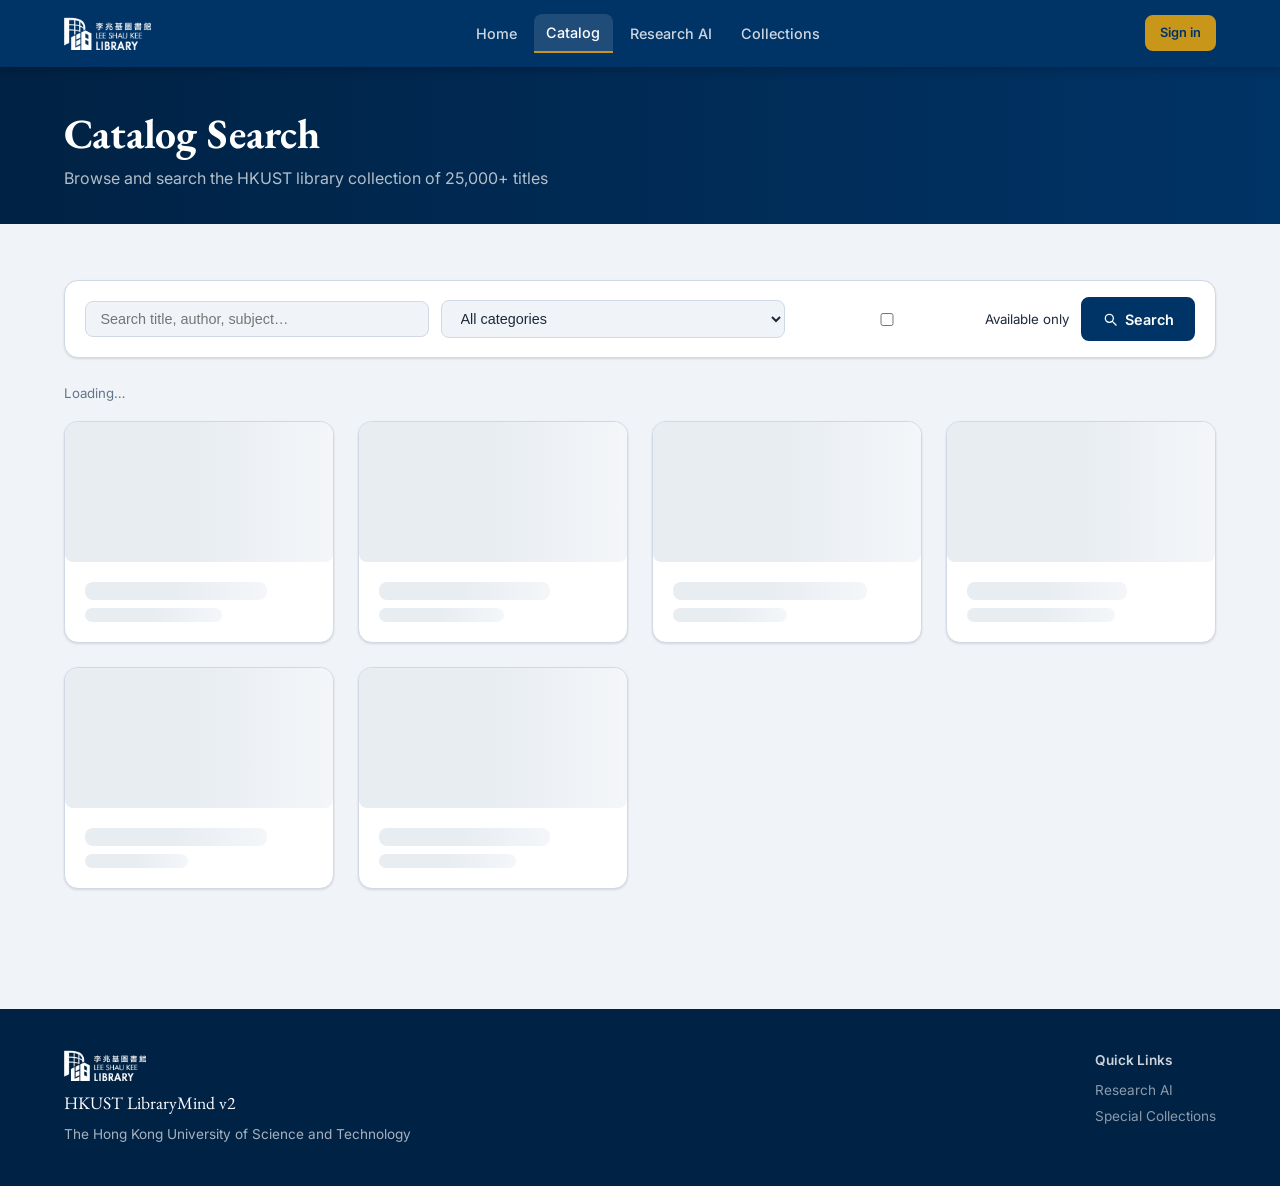
<file: frontend/search.html>
<!DOCTYPE html>
<html lang="en">
<head>
  <meta charset="UTF-8" />
  <meta name="viewport" content="width=device-width, initial-scale=1.0" />
  <title>Catalog Search – LibraryMind HKUST</title>
  <link rel="stylesheet" href="css/style.css?v=20260508" />
</head>
<body>

<nav class="navbar" role="navigation" aria-label="Main navigation">
  <div class="navbar-inner">
    <a href="index.html" class="navbar-brand" aria-label="HKUST LibraryMind home">
      <img src="assets/hkust_library_logo_transparent-bkgd-with-upper-space.png" alt="HKUST Lee Shau Kee Library" class="brand-logo" />
    </a>
    <div class="nav-links" id="nav-links">
      <a href="index.html">Home</a>
      <a href="search.html" class="active">Catalog</a>
      <a href="research.html">Research AI</a>
      <a href="collections.html">Collections</a>
    </div>
    <div class="nav-actions">
      <div id="user-nav"></div>
      <button class="hamburger" id="hamburger-btn" aria-label="Toggle menu" aria-expanded="false">
        <svg xmlns="http://www.w3.org/2000/svg" fill="none" viewBox="0 0 24 24" stroke="currentColor">
          <path stroke-linecap="round" stroke-linejoin="round" stroke-width="2" d="M4 6h16M4 12h16M4 18h16"/>
        </svg>
      </button>
    </div>
  </div>
</nav>

<div class="page-header">
  <div class="container">
    <h1>Catalog Search</h1>
    <p>Browse and search the HKUST library collection of 25,000+ titles</p>
  </div>
</div>

<main class="section">
  <div class="container">

    <!-- Search bar -->
    <form class="search-bar mb-3" id="search-form" role="search" aria-label="Book catalog search">
      <label for="q" class="sr-only">Search term</label>
      <input id="q" type="search" placeholder="Search title, author, subject…" autocomplete="off" />

      <label for="cat-filter" class="sr-only">Category</label>
      <select id="cat-filter" aria-label="Filter by category">
        <option value="">All categories</option>
      </select>

      <label class="flex items-center gap-1 text-small" style="white-space:nowrap;cursor:pointer">
        <input type="checkbox" id="avail-filter" style="accent-color:var(--navy)">
        Available only
      </label>

      <button type="submit" class="btn btn-primary">
        <svg width="16" height="16" fill="none" viewBox="0 0 24 24" stroke="currentColor" aria-hidden="true">
          <path stroke-linecap="round" stroke-linejoin="round" stroke-width="2"
            d="M21 21l-4.35-4.35M17 11A6 6 0 105 11a6 6 0 0012 0z"/>
        </svg>
        Search
      </button>
    </form>

    <!-- Results header -->
    <div class="flex justify-between items-center mb-2">
      <p id="result-count" class="text-muted text-small" aria-live="polite">Loading…</p>
    </div>

    <!-- Book grid -->
    <div class="grid-3" id="book-grid" aria-live="polite" aria-label="Search results">
      <div class="card"><div class="skeleton" style="height:140px"></div><div class="card-body"><div class="skeleton mb-1" style="height:18px;width:80%"></div><div class="skeleton" style="height:14px;width:60%"></div></div></div>
      <div class="card"><div class="skeleton" style="height:140px"></div><div class="card-body"><div class="skeleton mb-1" style="height:18px;width:75%"></div><div class="skeleton" style="height:14px;width:55%"></div></div></div>
      <div class="card"><div class="skeleton" style="height:140px"></div><div class="card-body"><div class="skeleton mb-1" style="height:18px;width:85%"></div><div class="skeleton" style="height:14px;width:50%"></div></div></div>
      <div class="card"><div class="skeleton" style="height:140px"></div><div class="card-body"><div class="skeleton mb-1" style="height:18px;width:70%"></div><div class="skeleton" style="height:14px;width:65%"></div></div></div>
      <div class="card"><div class="skeleton" style="height:140px"></div><div class="card-body"><div class="skeleton mb-1" style="height:18px;width:80%"></div><div class="skeleton" style="height:14px;width:45%"></div></div></div>
      <div class="card"><div class="skeleton" style="height:140px"></div><div class="card-body"><div class="skeleton mb-1" style="height:18px;width:75%"></div><div class="skeleton" style="height:14px;width:60%"></div></div></div>
    </div>
  </div>
</main>

<!-- Book detail modal -->
<div class="modal-overlay" id="book-modal" role="dialog" aria-modal="true" aria-labelledby="modal-title">
  <div class="modal">
    <div class="modal-header">
      <h3 id="modal-title">Book Details</h3>
      <button class="btn btn-ghost btn-sm" onclick="closeModal()" aria-label="Close">
        <svg width="18" height="18" fill="none" viewBox="0 0 24 24" stroke="currentColor" aria-hidden="true">
          <path stroke-linecap="round" stroke-linejoin="round" stroke-width="2" d="M6 18L18 6M6 6l12 12"/>
        </svg>
      </button>
    </div>
    <div class="modal-body" id="modal-body"></div>
    <div class="modal-footer">
      <button class="btn btn-ghost btn-sm" onclick="closeModal()">Close</button>
      <button class="btn btn-primary btn-sm" id="reserve-btn">Reserve</button>
    </div>
  </div>
</div>

<footer role="contentinfo">
  <div class="footer-inner">
    <div>
      <img src="assets/hkust_library_logo_transparent-bkgd-with-upper-space.png" alt="HKUST Lee Shau Kee Library" style="height:32px;width:auto;filter:brightness(0) invert(1);margin-bottom:.5rem;" />
      <div class="footer-brand">HKUST LibraryMind v2</div>
      <p style="margin-top:.4rem">The Hong Kong University of Science and Technology</p>
    </div>
    <div>
      <p style="font-weight:600;color:rgba(255,255,255,.8);margin-bottom:.5rem">Quick Links</p>
      <a href="research.html" style="display:block;margin-bottom:.25rem">Research AI</a>
      <a href="collections.html" style="display:block">Special Collections</a>
    </div>
  </div>
</footer>

<div id="toast-container" role="status" aria-live="polite"></div>

<script src="js/config.js?v=20260508"></script>
<script src="js/main.js"></script>
<script>
  // ── Pre-populate from URL params ──────────────────────
  const params = new URLSearchParams(location.search);
  if (params.get("q"))        document.getElementById("q").value = params.get("q");
  if (params.get("category")) {
    // category select will be set after options load
  }

  // ── Load categories ───────────────────────────────────
  async function loadCats() {
    const resp = await fetch(`${API_BASE}/api/categories`);
    const data = await resp.json();
    const sel  = document.getElementById("cat-filter");
    data.categories.forEach(c => {
      const opt = document.createElement("option");
      opt.value = c; opt.textContent = c;
      if (c === params.get("category")) opt.selected = true;
      sel.appendChild(opt);
    });
  }

  // ── Search ────────────────────────────────────────────
  async function runSearch() {
    const q       = document.getElementById("q").value.trim();
    const cat     = document.getElementById("cat-filter").value;
    const avail   = document.getElementById("avail-filter").checked;

    const url = new URL(`${API_BASE}/api/books`);
    if (q)     url.searchParams.set("q", q || "a");
    if (cat)   url.searchParams.set("category", cat);
    if (avail) url.searchParams.set("available", "true");

    const resp = await fetch(url);
    const data = await resp.json();
    const grid = document.getElementById("book-grid");

    document.getElementById("result-count").textContent =
      `${data.count} result${data.count !== 1 ? "s" : ""}`;

    if (!data.books.length) {
      grid.innerHTML = `
        <div style="grid-column:1/-1;text-align:center;padding:3rem 0">
          <svg width="48" height="48" fill="none" viewBox="0 0 24 24" stroke="var(--border)" style="margin:0 auto .75rem" aria-hidden="true">
            <path stroke-linecap="round" stroke-linejoin="round" stroke-width="1.5"
              d="M12 6.042A8.967 8.967 0 006 3.75c-1.052 0-2.062.18-3 .512v14.25A8.987 8.987 0 016 18c2.305 0 4.408.867 6 2.292m0-14.25a8.966 8.966 0 016-2.292c1.052 0 2.062.18 3 .512v14.25A8.987 8.987 0 0018 18a8.967 8.967 0 00-6 2.292m0-14.25v14.25"/>
          </svg>
          <p class="text-muted">No books found for your search.</p>
          <button class="btn btn-outline btn-sm mt-2" onclick="clearSearch()">Clear filters</button>
        </div>`;
      return;
    }
    grid.innerHTML = data.books.map(bookCardHTML).join("");
  }

  function clearSearch() {
    document.getElementById("q").value = "";
    document.getElementById("cat-filter").value = "";
    document.getElementById("avail-filter").checked = false;
    runSearch();
  }

  document.getElementById("search-form").addEventListener("submit", e => {
    e.preventDefault(); runSearch();
  });

  // ── Modal ─────────────────────────────────────────────
  let _currentBookId = null;
  async function openBook(id) {
    _currentBookId = id;
    const resp = await fetch(`${API_BASE}/api/books/${id}`);
    if (!resp.ok) { toast("Book not found", "error"); return; }
    const b = await resp.json();
    const avail = b.available
      ? `<span class="badge badge-green">Available — ${b.copies} cop${b.copies===1?"y":"ies"}</span>`
      : `<span class="badge badge-red">Checked Out</span>`;
    document.getElementById("modal-title").textContent = b.title;
    document.getElementById("modal-body").innerHTML = `
      <p class="text-muted text-small mb-1">${esc(b.author)} &bull; ${esc(String(b.year))}</p>
      <div class="flex gap-1 mb-2" style="flex-wrap:wrap">
        ${avail}
        <span class="badge badge-navy">${esc(b.category)}</span>
        <span class="badge badge-gray">${esc(b.location)}</span>
      </div>
      <p>${esc(b.description)}</p>
      <p class="text-small text-muted mt-2">ISBN: ${esc(b.isbn)}</p>`;
    document.getElementById("book-modal").classList.add("open");
  }
  function closeModal() {
    document.getElementById("book-modal").classList.remove("open");
  }
  document.getElementById("reserve-btn").addEventListener("click", async () => {
    const user = await getMe();
    if (!user) { toast("Please sign in to reserve books", "error"); return; }
    toast("Reservation submitted!", "success");
    closeModal();
  });
  document.getElementById("book-modal").addEventListener("click", e => {
    if (e.target === e.currentTarget) closeModal();
  });

  // ── Init ──────────────────────────────────────────────
  loadCats().then(runSearch);
</script>
</body>
</html>
</file>
<file: frontend/css/style.css>
/* ================================================================
   HKUSTLib – LibraryMind v2  |  style.css
   HKUST colour palette:
     Navy   #003366   Gold  #C8971A   White  #FFFFFF
     Slate  #1E293B   Mist  #F0F4F8   Border #D1D9E6
================================================================ */

@import url('https://fonts.googleapis.com/css2?family=EB+Garamond:ital,wght@0,400;0,500;0,600;0,700;1,400&family=Inter:wght@400;500;600;700&display=swap');

/* ── Reset & base ─────────────────────────────────────────── */
*, *::before, *::after { box-sizing: border-box; margin: 0; padding: 0; }

:root {
  --navy:        #003366;
  --navy-dark:   #002244;
  --navy-light:  #0a4080;
  --gold:        #C8971A;
  --gold-light:  #e8b830;
  --white:       #FFFFFF;
  --slate:       #1E293B;
  --mist:        #F0F4F8;
  --border:      #D1D9E6;
  --text-muted:  #64748B;
  --success:     #16A34A;
  --error:       #DC2626;
  --shadow-sm:   0 1px 3px rgba(0,0,0,.08), 0 1px 2px rgba(0,0,0,.05);
  --shadow-md:   0 4px 12px rgba(0,0,0,.10);
  --shadow-lg:   0 10px 30px rgba(0,0,0,.12);
  --radius:      8px;
  --radius-lg:   14px;
  --transition:  150ms ease;
}

html { scroll-behavior: smooth; font-size: 16px; }

body {
  font-family: 'Inter', system-ui, sans-serif;
  color: var(--slate);
  background: var(--mist);
  min-height: 100dvh;
  line-height: 1.6;
}

a { color: var(--navy); text-decoration: none; transition: color var(--transition); }
a:hover { color: var(--gold); }
a:focus-visible { outline: 3px solid var(--gold); outline-offset: 3px; border-radius: 3px; }

img { max-width: 100%; display: block; }

/* ── Typography ──────────────────────────────────────────── */
h1, h2, h3, h4 {
  font-family: 'EB Garamond', Georgia, serif;
  color: var(--navy);
  line-height: 1.25;
}
h1 { font-size: clamp(1.8rem, 4vw, 2.6rem); font-weight: 700; }
h2 { font-size: clamp(1.4rem, 3vw, 2rem);   font-weight: 600; }
h3 { font-size: 1.25rem; font-weight: 600; }
h4 { font-size: 1rem;    font-weight: 600; }
p  { line-height: 1.7; }

/* ── Layout helpers ──────────────────────────────────────── */
.container { max-width: 1200px; margin: 0 auto; padding: 0 1.5rem; }
.section   { padding: 3.5rem 0; }
.grid-2    { display: grid; grid-template-columns: repeat(auto-fill, minmax(280px, 1fr)); gap: 1.5rem; }
.grid-3    { display: grid; grid-template-columns: repeat(auto-fill, minmax(240px, 1fr)); gap: 1.5rem; }

/* ── Navbar ──────────────────────────────────────────────── */
.navbar {
  background: var(--navy);
  position: sticky; top: 0; z-index: 100;
  box-shadow: 0 2px 10px rgba(0,0,0,.25);
}
.navbar-inner {
  display: flex; align-items: center; justify-content: space-between;
  padding: .85rem 1.5rem; max-width: 1200px; margin: 0 auto;
}
.navbar-brand {
  display: flex; align-items: center; gap: .75rem;
  color: var(--white); font-family: 'EB Garamond', serif;
  font-size: 1.35rem; font-weight: 700; letter-spacing: .01em;
}
.navbar-brand .brand-logo {
  height: 34px; width: auto;
  filter: brightness(0) invert(1);
}
.navbar-brand .brand-badge {
  background: var(--gold);
  color: var(--navy);
  font-family: 'Inter', sans-serif;
  font-size: .6rem; font-weight: 700;
  padding: .15rem .4rem;
  border-radius: 4px; letter-spacing: .05em; text-transform: uppercase;
}
.nav-links { display: flex; align-items: center; gap: .25rem; }
.nav-links a {
  color: rgba(255,255,255,.80);
  padding: .45rem .8rem;
  border-radius: var(--radius);
  font-size: .9rem; font-weight: 500;
  transition: background var(--transition), color var(--transition);
}
.nav-links a:hover,
.nav-links a.active { background: rgba(255,255,255,.12); color: var(--white); }
.nav-links a.active { border-bottom: 2px solid var(--gold); border-radius: var(--radius) var(--radius) 0 0; }

.nav-actions { display: flex; gap: .5rem; align-items: center; }

.hamburger {
  display: none; background: none; border: none; cursor: pointer;
  color: var(--white); padding: .4rem;
}
.hamburger svg { width: 24px; height: 24px; }

@media (max-width: 768px) {
  .nav-links { display: none; flex-direction: column; position: absolute;
    top: 100%; left: 0; right: 0; background: var(--navy-dark);
    padding: 1rem; gap: .1rem; }
  .nav-links.open { display: flex; }
  .hamburger { display: block; }
}

/* ── Buttons ─────────────────────────────────────────────── */
.btn {
  display: inline-flex; align-items: center; justify-content: center; gap: .4rem;
  padding: .55rem 1.2rem; border-radius: var(--radius);
  font-size: .9rem; font-weight: 600; font-family: 'Inter', sans-serif;
  cursor: pointer; border: 2px solid transparent;
  transition: all var(--transition);
  text-decoration: none; white-space: nowrap;
  min-height: 44px;
}
.btn:focus-visible { outline: 3px solid var(--gold); outline-offset: 3px; }
.btn:disabled { opacity: .5; cursor: not-allowed; }

.btn-primary   { background: var(--navy); color: var(--white); border-color: var(--navy); }
.btn-primary:hover   { background: var(--navy-light); border-color: var(--navy-light); color: var(--white); }

.btn-gold      { background: var(--gold); color: var(--navy); border-color: var(--gold); }
.btn-gold:hover      { background: var(--gold-light); border-color: var(--gold-light); color: var(--navy); }

.btn-outline   { background: transparent; color: var(--navy); border-color: var(--navy); }
.btn-outline:hover   { background: var(--navy); color: var(--white); }

.btn-ghost     { background: transparent; color: var(--text-muted); border-color: transparent; }
.btn-ghost:hover     { background: var(--mist); color: var(--slate); }

.btn-sm  { padding: .35rem .8rem; font-size: .8rem; min-height: 36px; }
.btn-lg  { padding: .75rem 1.8rem; font-size: 1rem; min-height: 52px; }
.btn-full { width: 100%; }

/* ── Cards ───────────────────────────────────────────────── */
.card {
  background: var(--white);
  border: 1px solid var(--border);
  border-radius: var(--radius-lg);
  box-shadow: var(--shadow-sm);
  overflow: hidden;
  transition: box-shadow var(--transition), transform var(--transition);
}
.card:hover { box-shadow: var(--shadow-md); transform: translateY(-2px); }
.card-body  { padding: 1.25rem; }
.card-header { padding: 1rem 1.25rem; border-bottom: 1px solid var(--border);
               background: var(--mist); }

/* ── Book card ───────────────────────────────────────────── */
.book-card { cursor: pointer; }
.book-card .book-cover {
  background: linear-gradient(135deg, var(--navy) 0%, var(--navy-light) 100%);
  height: 140px; display: flex; align-items: center; justify-content: center;
}
.book-card .book-cover svg { width: 48px; height: 48px; color: rgba(255,255,255,.35); }
.book-card .book-title {
  font-family: 'EB Garamond', serif;
  font-size: 1rem; font-weight: 600; color: var(--navy);
  margin-bottom: .25rem;
  display: -webkit-box; -webkit-line-clamp: 2; -webkit-box-orient: vertical;
  overflow: hidden;
}
.book-card .book-author  { font-size: .82rem; color: var(--text-muted); margin-bottom: .5rem; }
.book-card .book-meta    { display: flex; gap: .5rem; flex-wrap: wrap; align-items: center; }

/* ── Badges ──────────────────────────────────────────────── */
.badge {
  display: inline-flex; align-items: center;
  padding: .2rem .55rem; border-radius: 20px;
  font-size: .72rem; font-weight: 600; letter-spacing: .02em;
}
.badge-navy    { background: rgba(0,51,102,.1);  color: var(--navy); }
.badge-gold    { background: rgba(200,151,26,.15); color: #9a6e00; }
.badge-green   { background: rgba(22,163,74,.12);  color: #166534; }
.badge-red     { background: rgba(220,38,38,.12);  color: #991b1b; }
.badge-gray    { background: rgba(100,116,139,.1);  color: var(--text-muted); }

/* ── Hero section ────────────────────────────────────────── */
.hero {
  background: linear-gradient(135deg, var(--navy-dark) 0%, var(--navy) 60%, var(--navy-light) 100%);
  color: var(--white); padding: 4rem 0 3rem;
  position: relative; overflow: hidden;
  pointer-events: none;
}
.hero .container {
  position: relative;
  z-index: 1;
}
.hero .container,
.hero .container * {
  pointer-events: auto;
}
.hero::before {
  content: ''; position: absolute; inset: 0;
  background: url("data:image/svg+xml,%3Csvg width='60' height='60' viewBox='0 0 60 60' xmlns='http://www.w3.org/2000/svg'%3E%3Cg fill='none' fill-rule='evenodd'%3E%3Cg fill='%23ffffff' fill-opacity='0.03'%3E%3Cpath d='M36 34v-4h-2v4h-4v2h4v4h2v-4h4v-2h-4zm0-30V0h-2v4h-4v2h4v4h2V6h4V4h-4zM6 34v-4H4v4H0v2h4v4h2v-4h4v-2H6zM6 4V0H4v4H0v2h4v4h2V6h4V4H6z'/%3E%3C/g%3E%3C/g%3E%3C/svg%3E");
  pointer-events: none;
}
.hero-title   { color: var(--white); margin-bottom: .75rem; }
.hero-subtitle { color: rgba(255,255,255,.75); font-size: 1.05rem; margin-bottom: 2rem; max-width: 560px; }
.hero-search  { display: flex; gap: .5rem; max-width: 620px; }
.hero-search input {
  flex: 1; padding: .8rem 1.1rem; border: none;
  border-radius: var(--radius); font-size: .95rem;
  background: rgba(255,255,255,.95);
  color: var(--slate); box-shadow: var(--shadow-md);
}
.hero-search input:focus { outline: 3px solid var(--gold); }
.hero-stats { display: flex; gap: 2.5rem; margin-top: 2.5rem; }
.stat-item .stat-num {
  font-family: 'EB Garamond', serif;
  font-size: 2rem; font-weight: 700; color: var(--gold);
}
.stat-item .stat-label { font-size: .8rem; color: rgba(255,255,255,.65); }

/* ── Search / filter bar ─────────────────────────────────── */
.search-bar {
  display: flex; gap: .75rem; align-items: center;
  flex-wrap: wrap; background: var(--white);
  border: 1px solid var(--border); border-radius: var(--radius-lg);
  padding: 1rem 1.25rem; box-shadow: var(--shadow-sm);
}
.search-bar input, .search-bar select {
  flex: 1; min-width: 180px; padding: .55rem .9rem;
  border: 1px solid var(--border); border-radius: var(--radius);
  font-size: .9rem; color: var(--slate); background: var(--mist);
  transition: border-color var(--transition);
}
.search-bar input:focus, .search-bar select:focus {
  outline: none; border-color: var(--navy); background: var(--white);
}

/* ── Chat / research assistant ───────────────────────────── */
.chat-window {
  background: var(--white); border: 1px solid var(--border);
  border-radius: var(--radius-lg); box-shadow: var(--shadow-sm);
  display: flex; flex-direction: column; height: 520px;
}
.chat-messages { flex: 1; overflow-y: auto; padding: 1.25rem; display: flex; flex-direction: column; gap: .85rem; }
.chat-messages::-webkit-scrollbar { width: 5px; }
.chat-messages::-webkit-scrollbar-thumb { background: var(--border); border-radius: 99px; }

.msg { display: flex; gap: .65rem; align-items: flex-start; max-width: 85%; }
.msg.user { align-self: flex-end; flex-direction: row-reverse; }
.msg-avatar {
  width: 34px; height: 34px; border-radius: 50%; flex-shrink: 0;
  display: flex; align-items: center; justify-content: center;
  font-size: .75rem; font-weight: 700;
}
.msg.bot .msg-avatar   { background: var(--navy); color: var(--white); }
.msg.user .msg-avatar  { background: var(--gold); color: var(--navy); }
.msg-bubble {
  padding: .65rem .95rem; border-radius: 12px;
  font-size: .88rem; line-height: 1.5;
}
.msg.bot  .msg-bubble { background: var(--mist); color: var(--slate); border-radius: 4px 12px 12px 12px; }
.msg.user .msg-bubble { background: var(--navy); color: var(--white); border-radius: 12px 4px 12px 12px; }

.chat-input-row {
  border-top: 1px solid var(--border); padding: .85rem 1rem;
  display: flex; gap: .5rem;
}
.chat-input-row input {
  flex: 1; padding: .6rem .9rem; border: 1px solid var(--border);
  border-radius: var(--radius); font-size: .9rem; color: var(--slate);
}
.chat-input-row input:focus { outline: none; border-color: var(--navy); }

/* ── Forms ───────────────────────────────────────────────── */
.form-group { display: flex; flex-direction: column; gap: .35rem; margin-bottom: 1rem; }
.form-label { font-size: .85rem; font-weight: 600; color: var(--slate); }
.form-input {
  padding: .65rem .9rem; border: 1px solid var(--border);
  border-radius: var(--radius); font-size: .9rem; color: var(--slate);
  transition: border-color var(--transition); background: var(--white);
  min-height: 44px;
}
.form-input:focus { outline: none; border-color: var(--navy); box-shadow: 0 0 0 3px rgba(0,51,102,.08); }
.form-input.error { border-color: var(--error); }
.form-hint  { font-size: .78rem; color: var(--text-muted); }
.form-error { font-size: .78rem; color: var(--error); font-weight: 500; }

/* ── Toast ───────────────────────────────────────────────── */
#toast-container { position: fixed; bottom: 1.5rem; right: 1.5rem; z-index: 9999; display: flex; flex-direction: column; gap: .5rem; }
.toast {
  background: var(--slate); color: var(--white);
  padding: .75rem 1.1rem; border-radius: var(--radius);
  font-size: .85rem; box-shadow: var(--shadow-lg);
  animation: slideIn .2s ease; max-width: 300px;
}
.toast.success { background: var(--success); }
.toast.error   { background: var(--error); }
@keyframes slideIn { from { transform: translateX(100%); opacity: 0; } to { transform: none; opacity: 1; } }

/* ── Skeleton loader ─────────────────────────────────────── */
.skeleton {
  background: linear-gradient(90deg, #e8edf2 25%, #f4f6f9 50%, #e8edf2 75%);
  background-size: 200% 100%;
  animation: shimmer 1.4s infinite;
  border-radius: var(--radius);
}
@keyframes shimmer { 0% { background-position: 200% 0; } 100% { background-position: -200% 0; } }

/* ── Page header strip ───────────────────────────────────── */
.page-header {
  background: linear-gradient(90deg, var(--navy-dark), var(--navy));
  color: var(--white); padding: 2.5rem 0 2rem;
}
.page-header h1 { color: var(--white); }
.page-header p  { color: rgba(255,255,255,.7); margin-top: .4rem; }

/* ── Tag strip ───────────────────────────────────────────── */
.tag-strip { display: flex; gap: .5rem; flex-wrap: wrap; margin: .75rem 0; }
.tag {
  padding: .25rem .65rem; border-radius: 20px;
  font-size: .75rem; font-weight: 500;
  background: rgba(0,51,102,.08); color: var(--navy);
  cursor: pointer; border: 1px solid transparent;
  transition: all var(--transition);
}
.tag:hover, .tag.active { background: var(--navy); color: var(--white); }

/* ── Footer ──────────────────────────────────────────────── */
footer {
  background: var(--navy-dark); color: rgba(255,255,255,.65);
  padding: 2.5rem 0; margin-top: 4rem; font-size: .85rem;
}
footer .footer-inner {
  max-width: 1200px; margin: 0 auto; padding: 0 1.5rem;
  display: flex; flex-wrap: wrap; gap: 2rem; justify-content: space-between;
}
footer .footer-brand { color: var(--white); font-family: 'EB Garamond', serif; font-size: 1.1rem; }
footer a { color: rgba(255,255,255,.55); }
footer a:hover { color: var(--gold); }

/* ── Utilities ───────────────────────────────────────────── */
.text-muted  { color: var(--text-muted); }
.text-navy   { color: var(--navy); }
.text-gold   { color: var(--gold); }
.text-center { text-align: center; }
.text-small  { font-size: .83rem; }
.mb-0 { margin-bottom: 0; }
.mb-1 { margin-bottom: .5rem; }
.mb-2 { margin-bottom: 1rem; }
.mb-3 { margin-bottom: 1.5rem; }
.mt-2 { margin-top: 1rem; }
.mt-3 { margin-top: 1.5rem; }
.flex { display: flex; }
.gap-1 { gap: .5rem; }
.gap-2 { gap: 1rem; }
.items-center { align-items: center; }
.justify-between { justify-content: space-between; }
.w-full { width: 100%; }
.sr-only { position: absolute; width: 1px; height: 1px; overflow: hidden; clip: rect(0,0,0,0); }

/* ── Spinner ─────────────────────────────────────────────── */
.spinner {
  width: 20px; height: 20px;
  border: 2px solid rgba(255,255,255,.3);
  border-top-color: currentColor;
  border-radius: 50%; animation: spin .7s linear infinite;
}
@keyframes spin { to { transform: rotate(360deg); } }

/* ── Collections page ────────────────────────────────────── */
.collection-card {
  background: var(--white); border: 1px solid var(--border);
  border-radius: var(--radius-lg); overflow: hidden;
  box-shadow: var(--shadow-sm); transition: box-shadow var(--transition);
}
.collection-card:hover { box-shadow: var(--shadow-md); }
.collection-cover {
  height: 120px;
  display: flex; align-items: center; justify-content: center;
}
.collection-cover svg { width: 42px; height: 42px; opacity: .8; }

/* ── Modal ───────────────────────────────────────────────── */
.modal-overlay {
  display: none; position: fixed; inset: 0;
  background: rgba(0,0,0,.45); z-index: 500;
  align-items: center; justify-content: center; padding: 1rem;
}
.modal-overlay.open { display: flex; }
.modal {
  background: var(--white); border-radius: var(--radius-lg);
  box-shadow: var(--shadow-lg); max-width: 520px; width: 100%;
  max-height: 90dvh; overflow-y: auto;
}
.modal-header {
  display: flex; align-items: center; justify-content: space-between;
  padding: 1.1rem 1.4rem; border-bottom: 1px solid var(--border);
}
.modal-body   { padding: 1.4rem; }
.modal-footer { padding: 1rem 1.4rem; border-top: 1px solid var(--border);
                display: flex; gap: .5rem; justify-content: flex-end; }

/* ── Responsive adjustments ──────────────────────────────── */
@media (max-width: 640px) {
  .hero-stats { gap: 1.5rem; }
  .hero-search { flex-direction: column; }
  .chat-window { height: 420px; }
  .section { padding: 2.5rem 0; }
}
</file>
